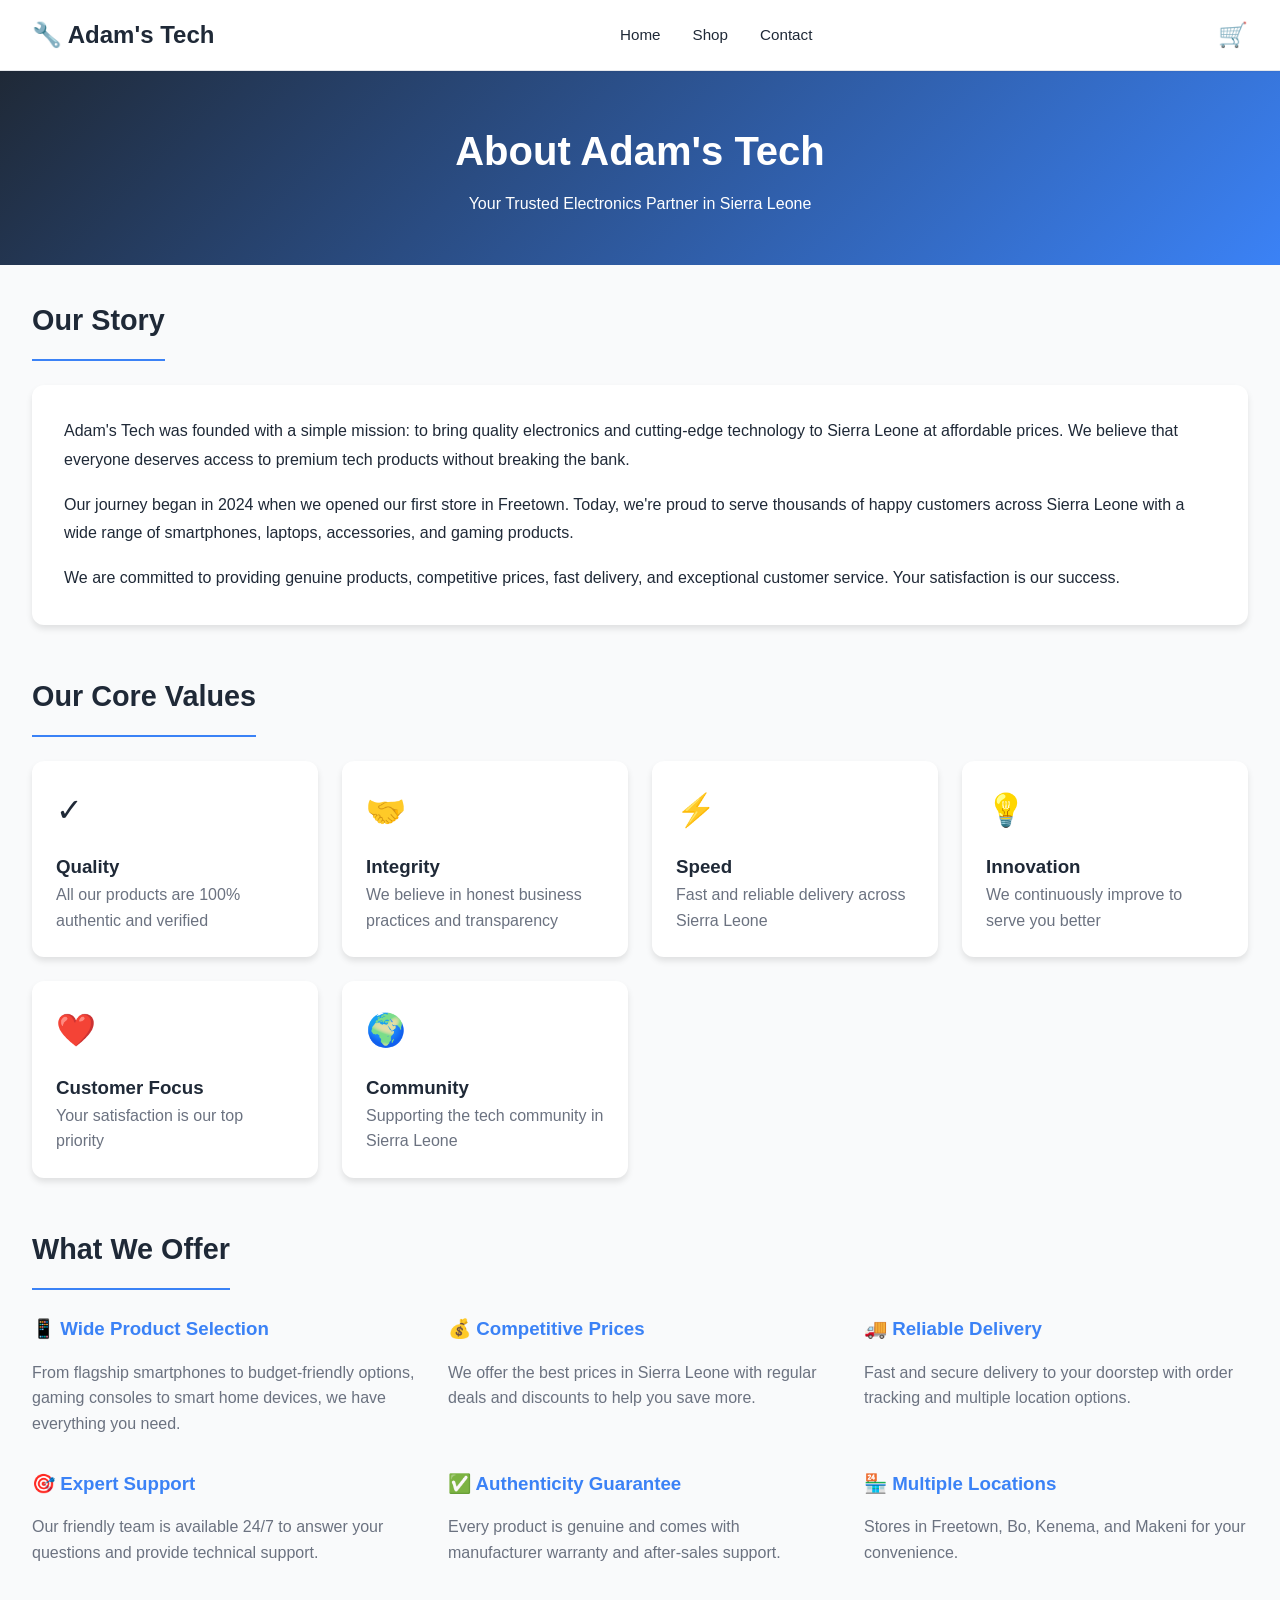
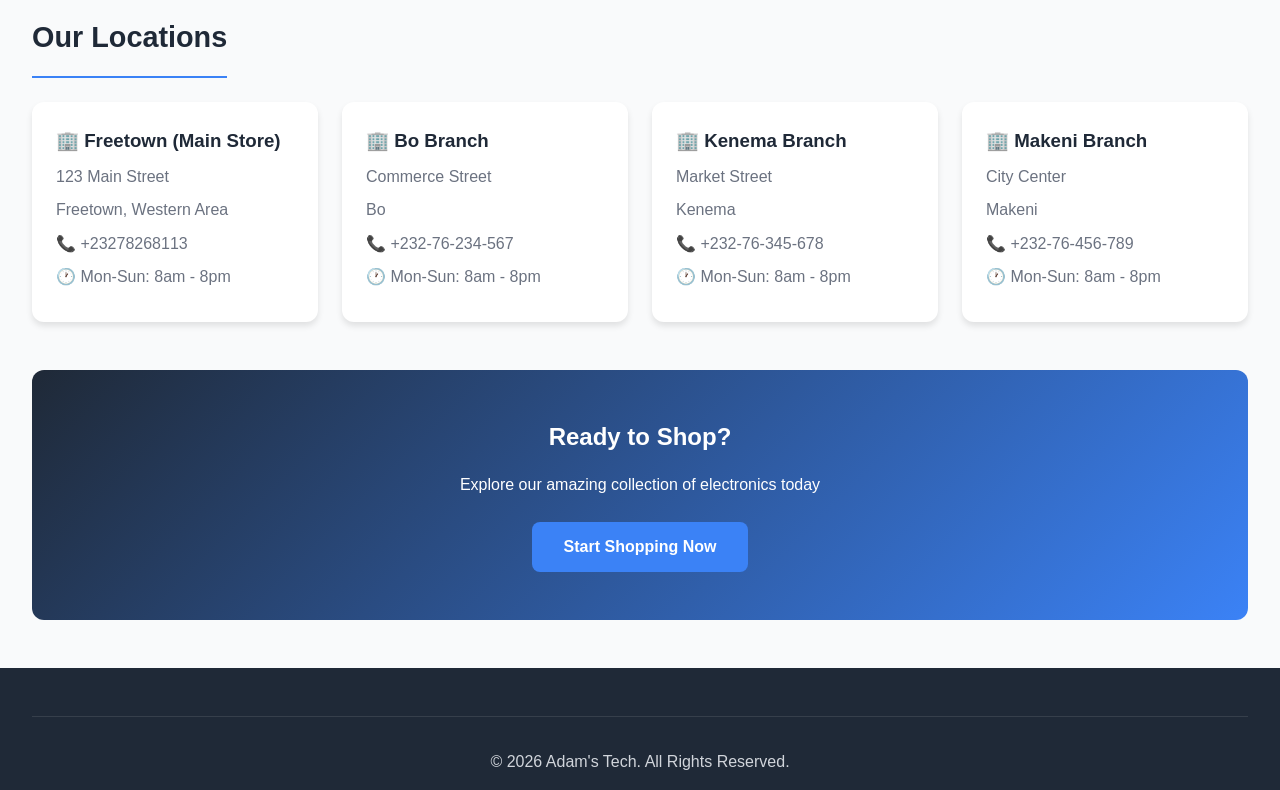
<file: pages/about.html>
<!doctype html>
<html lang="en">
  <head>
    <meta charset="UTF-8" />
    <meta name="viewport" content="width=device-width, initial-scale=1.0" />
    <title>About Adam's Tech - Sierra Leone Electronics Store</title>
    <link rel="stylesheet" href="../css/styles.css" />
  </head>
  <body>
    <!-- HEADER -->
    <header class="header">
      <div class="header-main">
        <a href="/" class="logo">🔧 Adam's Tech</a>
        <nav class="nav-main">
          <a href="/">Home</a>
          <a href="shop.html">Shop</a>
          <a href="contact.html">Contact</a>
        </nav>
        <ul class="header-icons">
          <li><a href="cart.html" class="icon-btn">🛒</a></li>
        </ul>
      </div>
    </header>

    <!-- PAGE HEADER -->
    <div class="page-header">
      <h1>About Adam's Tech</h1>
      <p>Your Trusted Electronics Partner in Sierra Leone</p>
    </div>

    <!-- MAIN CONTENT -->
    <main class="container" style="margin-bottom: 3rem">
      <!-- OUR STORY -->
      <section class="section">
        <h2 class="section-title">Our Story</h2>
        <div
          style="
            background: white;
            padding: 2rem;
            border-radius: 12px;
            box-shadow: 0 4px 6px rgba(0, 0, 0, 0.1);
          "
        >
          <p style="margin-bottom: 1rem; line-height: 1.8">
            Adam's Tech was founded with a simple mission: to bring quality
            electronics and cutting-edge technology to Sierra Leone at
            affordable prices. We believe that everyone deserves access to
            premium tech products without breaking the bank.
          </p>
          <p style="margin-bottom: 1rem; line-height: 1.8">
            Our journey began in 2024 when we opened our first store in
            Freetown. Today, we're proud to serve thousands of happy customers
            across Sierra Leone with a wide range of smartphones, laptops,
            accessories, and gaming products.
          </p>
          <p style="line-height: 1.8">
            We are committed to providing genuine products, competitive prices,
            fast delivery, and exceptional customer service. Your satisfaction
            is our success.
          </p>
        </div>
      </section>

      <!-- OUR VALUES -->
      <section class="section">
        <h2 class="section-title">Our Core Values</h2>
        <div
          style="
            display: grid;
            grid-template-columns: repeat(auto-fit, minmax(250px, 1fr));
            gap: 1.5rem;
          "
        >
          <div
            style="
              background: white;
              padding: 1.5rem;
              border-radius: 12px;
              box-shadow: 0 4px 6px rgba(0, 0, 0, 0.1);
            "
          >
            <div style="font-size: 2rem; margin-bottom: 1rem">✓</div>
            <h3>Quality</h3>
            <p style="color: #6b7280">
              All our products are 100% authentic and verified
            </p>
          </div>
          <div
            style="
              background: white;
              padding: 1.5rem;
              border-radius: 12px;
              box-shadow: 0 4px 6px rgba(0, 0, 0, 0.1);
            "
          >
            <div style="font-size: 2rem; margin-bottom: 1rem">🤝</div>
            <h3>Integrity</h3>
            <p style="color: #6b7280">
              We believe in honest business practices and transparency
            </p>
          </div>
          <div
            style="
              background: white;
              padding: 1.5rem;
              border-radius: 12px;
              box-shadow: 0 4px 6px rgba(0, 0, 0, 0.1);
            "
          >
            <div style="font-size: 2rem; margin-bottom: 1rem">⚡</div>
            <h3>Speed</h3>
            <p style="color: #6b7280">
              Fast and reliable delivery across Sierra Leone
            </p>
          </div>
          <div
            style="
              background: white;
              padding: 1.5rem;
              border-radius: 12px;
              box-shadow: 0 4px 6px rgba(0, 0, 0, 0.1);
            "
          >
            <div style="font-size: 2rem; margin-bottom: 1rem">💡</div>
            <h3>Innovation</h3>
            <p style="color: #6b7280">
              We continuously improve to serve you better
            </p>
          </div>
          <div
            style="
              background: white;
              padding: 1.5rem;
              border-radius: 12px;
              box-shadow: 0 4px 6px rgba(0, 0, 0, 0.1);
            "
          >
            <div style="font-size: 2rem; margin-bottom: 1rem">❤️</div>
            <h3>Customer Focus</h3>
            <p style="color: #6b7280">Your satisfaction is our top priority</p>
          </div>
          <div
            style="
              background: white;
              padding: 1.5rem;
              border-radius: 12px;
              box-shadow: 0 4px 6px rgba(0, 0, 0, 0.1);
            "
          >
            <div style="font-size: 2rem; margin-bottom: 1rem">🌍</div>
            <h3>Community</h3>
            <p style="color: #6b7280">
              Supporting the tech community in Sierra Leone
            </p>
          </div>
        </div>
      </section>

      <!-- WHAT WE OFFER -->
      <section class="section">
        <h2 class="section-title">What We Offer</h2>
        <div
          style="
            display: grid;
            grid-template-columns: repeat(auto-fit, minmax(300px, 1fr));
            gap: 2rem;
          "
        >
          <div>
            <h3 style="color: #3b82f6; margin-bottom: 1rem">
              📱 Wide Product Selection
            </h3>
            <p style="color: #6b7280">
              From flagship smartphones to budget-friendly options, gaming
              consoles to smart home devices, we have everything you need.
            </p>
          </div>
          <div>
            <h3 style="color: #3b82f6; margin-bottom: 1rem">
              💰 Competitive Prices
            </h3>
            <p style="color: #6b7280">
              We offer the best prices in Sierra Leone with regular deals and
              discounts to help you save more.
            </p>
          </div>
          <div>
            <h3 style="color: #3b82f6; margin-bottom: 1rem">
              🚚 Reliable Delivery
            </h3>
            <p style="color: #6b7280">
              Fast and secure delivery to your doorstep with order tracking and
              multiple location options.
            </p>
          </div>
          <div>
            <h3 style="color: #3b82f6; margin-bottom: 1rem">
              🎯 Expert Support
            </h3>
            <p style="color: #6b7280">
              Our friendly team is available 24/7 to answer your questions and
              provide technical support.
            </p>
          </div>
          <div>
            <h3 style="color: #3b82f6; margin-bottom: 1rem">
              ✅ Authenticity Guarantee
            </h3>
            <p style="color: #6b7280">
              Every product is genuine and comes with manufacturer warranty and
              after-sales support.
            </p>
          </div>
          <div>
            <h3 style="color: #3b82f6; margin-bottom: 1rem">
              🏪 Multiple Locations
            </h3>
            <p style="color: #6b7280">
              Stores in Freetown, Bo, Kenema, and Makeni for your convenience.
            </p>
          </div>
        </div>
      </section>

      <!-- LOCATIONS -->
      <section class="section">
        <h2 class="section-title">Our Locations</h2>
        <div
          style="
            display: grid;
            grid-template-columns: repeat(auto-fit, minmax(250px, 1fr));
            gap: 1.5rem;
          "
        >
          <div
            style="
              background: white;
              padding: 1.5rem;
              border-radius: 12px;
              box-shadow: 0 4px 6px rgba(0, 0, 0, 0.1);
            "
          >
            <h3>🏢 Freetown (Main Store)</h3>
            <p style="color: #6b7280; margin: 0.5rem 0">123 Main Street</p>
            <p style="color: #6b7280; margin: 0.5rem 0">
              Freetown, Western Area
            </p>
            <p style="color: #6b7280; margin: 0.5rem 0">📞 +23278268113</p>
            <p style="color: #6b7280; margin: 0.5rem 0">
              🕐 Mon-Sun: 8am - 8pm
            </p>
          </div>
          <div
            style="
              background: white;
              padding: 1.5rem;
              border-radius: 12px;
              box-shadow: 0 4px 6px rgba(0, 0, 0, 0.1);
            "
          >
            <h3>🏢 Bo Branch</h3>
            <p style="color: #6b7280; margin: 0.5rem 0">Commerce Street</p>
            <p style="color: #6b7280; margin: 0.5rem 0">Bo</p>
            <p style="color: #6b7280; margin: 0.5rem 0">📞 +232-76-234-567</p>
            <p style="color: #6b7280; margin: 0.5rem 0">
              🕐 Mon-Sun: 8am - 8pm
            </p>
          </div>
          <div
            style="
              background: white;
              padding: 1.5rem;
              border-radius: 12px;
              box-shadow: 0 4px 6px rgba(0, 0, 0, 0.1);
            "
          >
            <h3>🏢 Kenema Branch</h3>
            <p style="color: #6b7280; margin: 0.5rem 0">Market Street</p>
            <p style="color: #6b7280; margin: 0.5rem 0">Kenema</p>
            <p style="color: #6b7280; margin: 0.5rem 0">📞 +232-76-345-678</p>
            <p style="color: #6b7280; margin: 0.5rem 0">
              🕐 Mon-Sun: 8am - 8pm
            </p>
          </div>
          <div
            style="
              background: white;
              padding: 1.5rem;
              border-radius: 12px;
              box-shadow: 0 4px 6px rgba(0, 0, 0, 0.1);
            "
          >
            <h3>🏢 Makeni Branch</h3>
            <p style="color: #6b7280; margin: 0.5rem 0">City Center</p>
            <p style="color: #6b7280; margin: 0.5rem 0">Makeni</p>
            <p style="color: #6b7280; margin: 0.5rem 0">📞 +232-76-456-789</p>
            <p style="color: #6b7280; margin: 0.5rem 0">
              🕐 Mon-Sun: 8am - 8pm
            </p>
          </div>
        </div>
      </section>

      <!-- CTA -->
      <section
        class="section"
        style="
          text-align: center;
          background: linear-gradient(135deg, #1f2937 0%, #3b82f6 100%);
          color: white;
          padding: 3rem;
          border-radius: 12px;
        "
      >
        <h2 style="margin-bottom: 1rem; border: none; color: white">
          Ready to Shop?
        </h2>
        <p style="margin-bottom: 1.5rem">
          Explore our amazing collection of electronics today
        </p>
        <a
          href="shop.html"
          class="btn btn-primary"
          style="display: inline-block"
          >Start Shopping Now</a
        >
      </section>
    </main>

    <!-- FOOTER -->
    <footer class="footer">
      <div class="footer-bottom">
        <p>&copy; 2026 Adam's Tech. All Rights Reserved.</p>
      </div>
    </footer>

    <script src="../js/main.js"></script>
  </body>
</html>
</file>
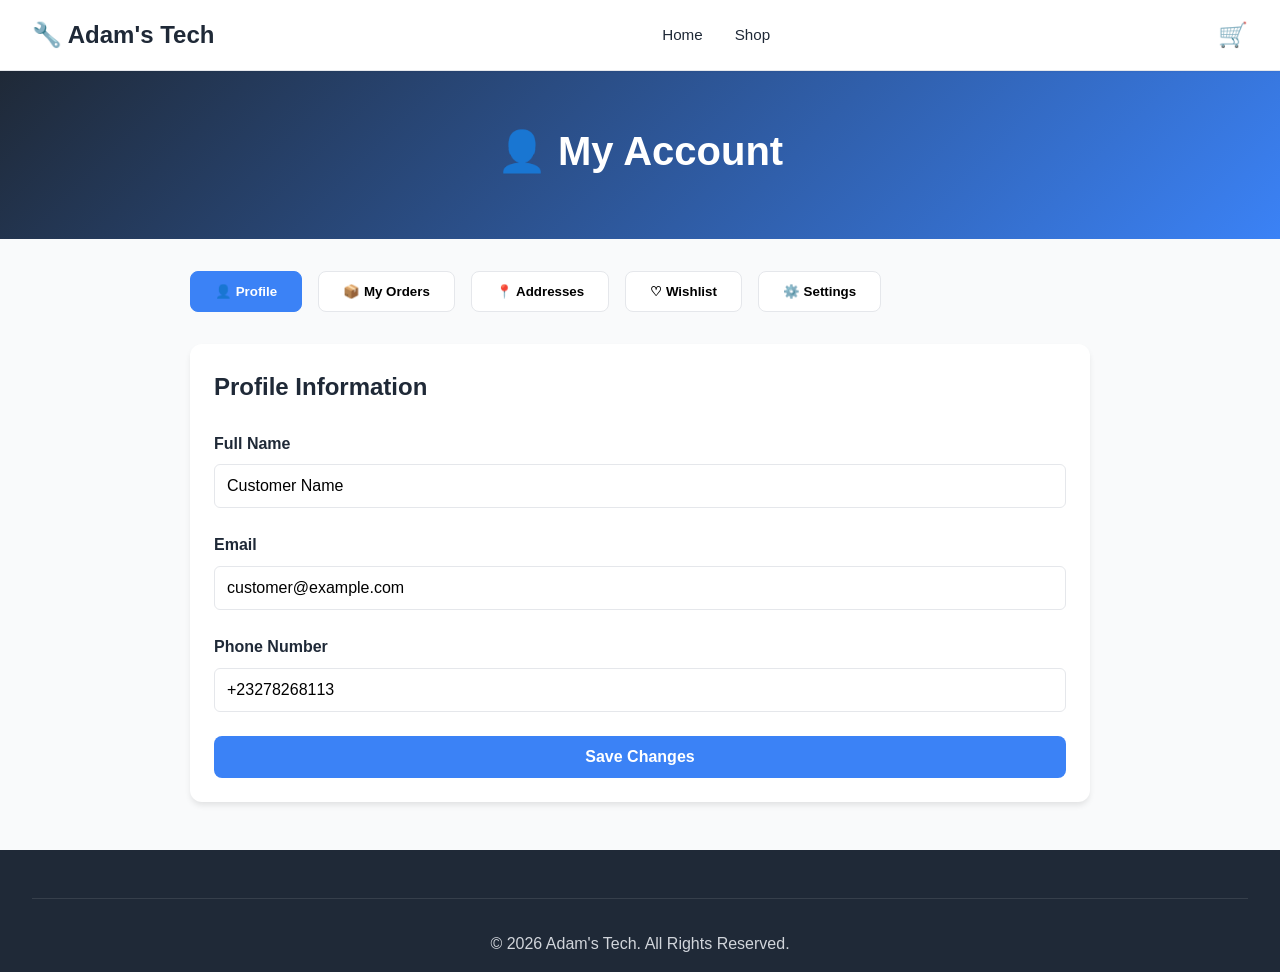
<file: pages/account.html>
<!doctype html>
<html lang="en">
  <head>
    <meta charset="UTF-8" />
    <meta name="viewport" content="width=device-width, initial-scale=1.0" />
    <title>My Account - Adam's Tech</title>
    <link rel="stylesheet" href="../css/styles.css" />
    <style>
      .account-menu {
        display: flex;
        gap: 1rem;
        flex-wrap: wrap;
        margin-bottom: 2rem;
      }
      .menu-btn {
        padding: 0.75rem 1.5rem;
        background: white;
        border: 1px solid #e5e7eb;
        border-radius: 8px;
        cursor: pointer;
        font-weight: 600;
        transition: all 0.3s;
      }
      .menu-btn.active {
        background: #3b82f6;
        color: white;
        border-color: #3b82f6;
      }
      .menu-btn:hover {
        border-color: #3b82f6;
      }
      .section-content {
        display: none;
      }
      .section-content.active {
        display: block;
      }
    </style>
  </head>
  <body>
    <!-- HEADER -->
    <header class="header">
      <div class="header-main">
        <a href="/" class="logo">🔧 Adam's Tech</a>
        <nav class="nav-main">
          <a href="/">Home</a>
          <a href="shop.html">Shop</a>
        </nav>
        <ul class="header-icons">
          <li><a href="cart.html" class="icon-btn">🛒</a></li>
        </ul>
      </div>
    </header>

    <!-- PAGE HEADER -->
    <div class="page-header">
      <h1>👤 My Account</h1>
    </div>

    <!-- MAIN CONTENT -->
    <main class="container" style="margin-bottom: 3rem">
      <div style="max-width: 900px; margin: 2rem auto">
        <!-- MENU -->
        <div class="account-menu">
          <button class="menu-btn active" onclick="showSection('profile')">
            👤 Profile
          </button>
          <button class="menu-btn" onclick="showSection('orders')">
            📦 My Orders
          </button>
          <button class="menu-btn" onclick="showSection('addresses')">
            📍 Addresses
          </button>
          <button class="menu-btn" onclick="showSection('wishlist')">
            ♡ Wishlist
          </button>
          <button class="menu-btn" onclick="showSection('settings')">
            ⚙️ Settings
          </button>
        </div>

        <!-- PROFILE SECTION -->
        <div class="section-content active" id="profile">
          <div class="filters-panel">
            <h2 style="margin-bottom: 1.5rem">Profile Information</h2>
            <div class="form-group">
              <label>Full Name</label>
              <input type="text" value="Customer Name" id="fullName" />
            </div>
            <div class="form-group">
              <label>Email</label>
              <input type="email" value="customer@example.com" id="email" />
            </div>
            <div class="form-group">
              <label>Phone Number</label>
              <input type="tel" value="+23278268113" id="phone" />
            </div>
            <button
              class="btn btn-primary"
              onclick="alert('Profile updated!')"
              style="width: 100%"
            >
              Save Changes
            </button>
          </div>
        </div>

        <!-- ORDERS SECTION -->
        <div class="section-content" id="orders">
          <div class="filters-panel">
            <h2 style="margin-bottom: 1.5rem">My Orders</h2>
            <div id="ordersContainer">
              <p style="color: #6b7280; text-align: center">
                No orders yet. <a href="shop.html">Start shopping!</a>
              </p>
            </div>
          </div>
        </div>

        <!-- ADDRESSES SECTION -->
        <div class="section-content" id="addresses">
          <div class="filters-panel">
            <h2 style="margin-bottom: 1.5rem">Saved Addresses</h2>
            <div
              style="
                display: grid;
                grid-template-columns: repeat(auto-fit, minmax(250px, 1fr));
                gap: 1rem;
                margin-bottom: 2rem;
              "
              id="addressesContainer"
            >
              <div
                style="
                  background: #f3f4f6;
                  padding: 1rem;
                  border-radius: 8px;
                  border: 2px solid #e5e7eb;
                "
              >
                <p style="font-weight: 600; margin: 0">Default Address</p>
                <p style="color: #6b7280; margin: 0.5rem 0 0">
                  123 Main Street
                </p>
                <p style="color: #6b7280; margin: 0">Freetown, Western Area</p>
                <button
                  style="
                    background: none;
                    border: none;
                    color: #3b82f6;
                    cursor: pointer;
                    margin-top: 0.5rem;
                    font-weight: 600;
                  "
                >
                  Edit
                </button>
              </div>
            </div>
            <button
              class="btn btn-primary"
              onclick="alert('Add new address')"
              style="width: 100%"
            >
              + Add New Address
            </button>
          </div>
        </div>

        <!-- WISHLIST SECTION -->
        <div class="section-content" id="wishlist">
          <div class="filters-panel">
            <h2 style="margin-bottom: 1.5rem">My Wishlist</h2>
            <div class="product-grid" id="wishlistProducts"></div>
            <div id="emptyWishlist" style="text-align: center; padding: 2rem">
              <p style="color: #6b7280">Your wishlist is empty</p>
              <a
                href="shop.html"
                class="btn btn-primary"
                style="margin-top: 1rem"
                >Browse Products</a
              >
            </div>
          </div>
        </div>

        <!-- SETTINGS SECTION -->
        <div class="section-content" id="settings">
          <div class="filters-panel">
            <h2 style="margin-bottom: 1.5rem">Account Settings</h2>

            <div style="margin-bottom: 1.5rem">
              <label class="filter-checkbox">
                <input type="checkbox" checked />
                <strong style="margin-left: 0.5rem">Email Notifications</strong>
                <p style="color: #6b7280; margin-top: 0.25rem">
                  Receive order updates and promotions
                </p>
              </label>
            </div>

            <div style="margin-bottom: 1.5rem">
              <label class="filter-checkbox">
                <input type="checkbox" checked />
                <strong style="margin-left: 0.5rem">SMS Notifications</strong>
                <p style="color: #6b7280; margin-top: 0.25rem">
                  Get delivery updates via SMS
                </p>
              </label>
            </div>

            <div style="margin-bottom: 2rem">
              <label class="filter-checkbox">
                <input type="checkbox" />
                <strong style="margin-left: 0.5rem">Newsletter</strong>
                <p style="color: #6b7280; margin-top: 0.25rem">
                  Subscribe to exclusive deals and news
                </p>
              </label>
            </div>

            <button
              class="btn btn-secondary"
              onclick="alert('Password changed!')"
              style="width: 100%; margin-bottom: 1rem"
            >
              Change Password
            </button>
            <button
              class="btn"
              style="
                width: 100%;
                background: white;
                border: 1px solid #e5e7eb;
                color: #1f2937;
              "
              onclick="logout()"
            >
              Logout
            </button>
          </div>
        </div>
      </div>
    </main>

    <!-- FOOTER -->
    <footer class="footer">
      <div class="footer-bottom">
        <p>&copy; 2026 Adam's Tech. All Rights Reserved.</p>
      </div>
    </footer>

    <script src="../js/products.js"></script>
    <script src="../js/main.js"></script>
    <script>
      function showSection(section) {
        // Hide all sections
        document
          .querySelectorAll(".section-content")
          .forEach((el) => el.classList.remove("active"));
        document
          .querySelectorAll(".menu-btn")
          .forEach((el) => el.classList.remove("active"));

        // Show selected section
        document.getElementById(section).classList.add("active");
        event.target.classList.add("active");

        if (section === "orders") {
          loadOrders();
        } else if (section === "wishlist") {
          loadWishlist();
        }
      }

      function loadOrders() {
        const orders = StorageManager.getOrders();
        const container = document.getElementById("ordersContainer");

        if (orders.length === 0) {
          container.innerHTML =
            '<p style="color: #6b7280; text-align: center;">No orders yet. <a href="shop.html">Start shopping!</a></p>';
          return;
        }

        let html = "";
        orders.forEach((order) => {
          html += `
          <div style="background: white; border: 1px solid #e5e7eb; border-radius: 8px; padding: 1rem; margin-bottom: 1rem;">
            <div style="display: flex; justify-content: space-between; margin-bottom: 0.5rem;">
              <strong>${order.orderNumber}</strong>
              <span style="background: #10b981; color: white; padding: 0.25rem 0.75rem; border-radius: 4px; font-size: 0.85rem;">${order.status}</span>
            </div>
            <p style="color: #6b7280; margin: 0.5rem 0;">Date: ${new Date(order.date).toLocaleDateString()}</p>
            <p style="color: #6b7280; margin: 0.5rem 0;">Items: ${order.items.length}</p>
            <p style="color: #3b82f6; font-weight: 700; margin: 0.5rem 0;">Le ${order.total.toLocaleString()}</p>
            <a href="order-tracking.html?order=${order.orderNumber}" style="color: #3b82f6; text-decoration: none; font-weight: 600;">Track Order →</a>
          </div>
        `;
        });
        container.innerHTML = html;
      }

      function loadWishlist() {
        const wishlist = wishlistManager.wishlist;
        const container = document.getElementById("wishlistProducts");

        if (wishlist.length === 0) {
          document.getElementById("emptyWishlist").style.display = "block";
          container.innerHTML = "";
          return;
        }

        document.getElementById("emptyWishlist").style.display = "none";
        displayProducts(wishlist, "wishlistProducts");
      }

      function logout() {
        if (confirm("Are you sure you want to logout?")) {
          StorageManager.saveUser(null);
          window.location.href = "/";
        }
      }

      document.addEventListener("DOMContentLoaded", () => {
        loadOrders();
      });
    </script>
  </body>
</html>
</file>
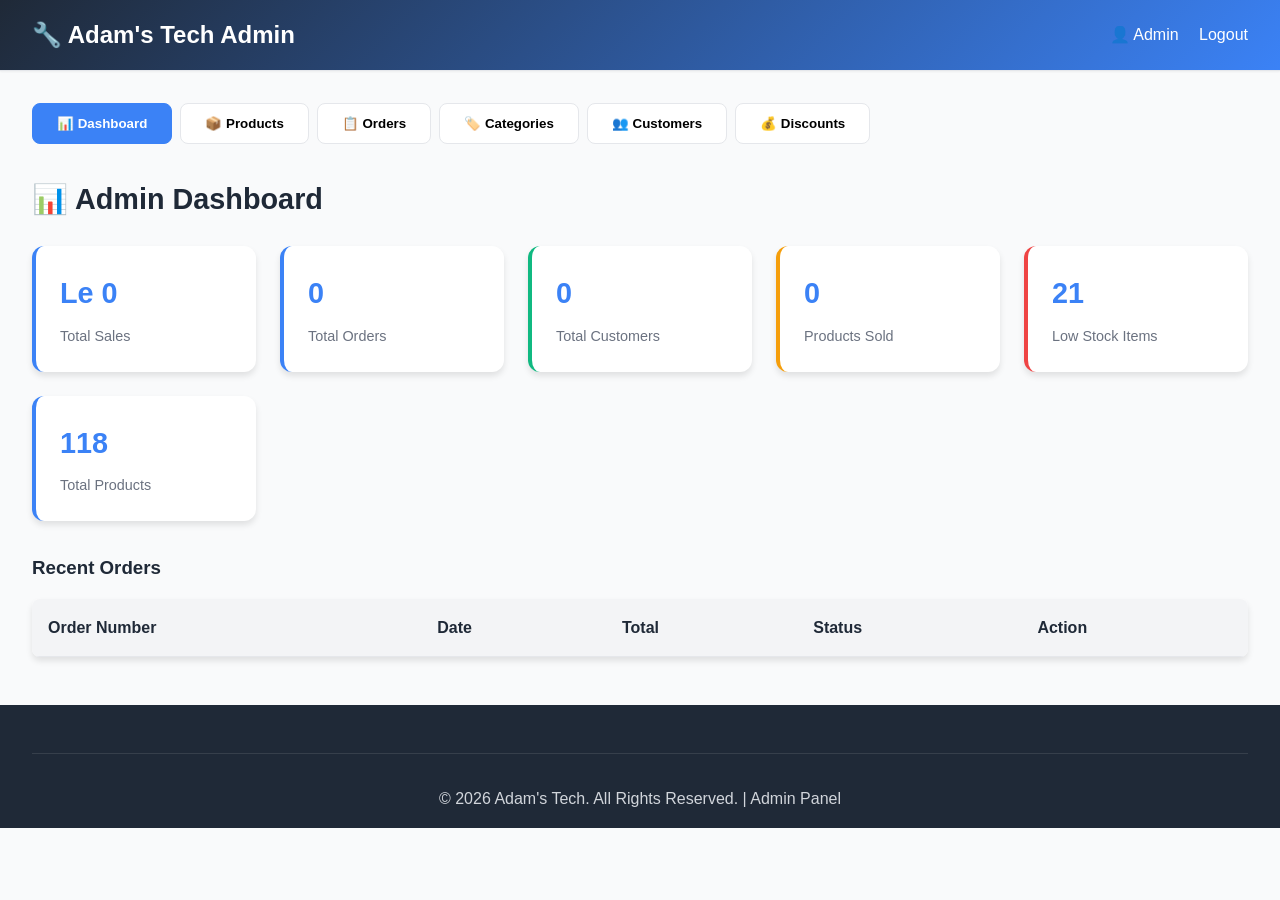
<file: pages/admin.html>
<!doctype html>
<html lang="en">
  <head>
    <meta charset="UTF-8" />
    <meta name="viewport" content="width=device-width, initial-scale=1.0" />
    <title>Admin Dashboard - Adam's Tech</title>
    <link rel="stylesheet" href="../css/styles.css" />
    <style>
      .dashboard-grid {
        display: grid;
        grid-template-columns: repeat(auto-fit, minmax(200px, 1fr));
        gap: 1.5rem;
        margin-bottom: 2rem;
      }
      .stat-card {
        background: white;
        padding: 1.5rem;
        border-radius: 12px;
        box-shadow: 0 4px 6px rgba(0, 0, 0, 0.1);
        border-left: 4px solid #3b82f6;
      }
      .stat-card.danger {
        border-left-color: #ef4444;
      }
      .stat-card.success {
        border-left-color: #10b981;
      }
      .stat-card.warning {
        border-left-color: #f59e0b;
      }
      .stat-number {
        font-size: 1.8rem;
        font-weight: 700;
        color: #3b82f6;
      }
      .stat-label {
        color: #6b7280;
        font-size: 0.9rem;
        margin-top: 0.5rem;
      }
      .admin-menu {
        display: flex;
        gap: 0.5rem;
        margin-bottom: 2rem;
        flex-wrap: wrap;
      }
      .menu-btn {
        padding: 0.75rem 1.5rem;
        background: white;
        border: 1px solid #e5e7eb;
        border-radius: 8px;
        cursor: pointer;
        font-weight: 600;
        transition: all 0.3s;
      }
      .menu-btn.active {
        background: #3b82f6;
        color: white;
        border-color: #3b82f6;
      }
      .admin-section {
        display: none;
      }
      .admin-section.active {
        display: block;
      }
      .product-table {
        width: 100%;
        border-collapse: collapse;
        background: white;
        border-radius: 8px;
        overflow: hidden;
        box-shadow: 0 4px 6px rgba(0, 0, 0, 0.1);
      }
      .product-table th,
      .product-table td {
        padding: 1rem;
        text-align: left;
        border-bottom: 1px solid #e5e7eb;
      }
      .product-table th {
        background: #f3f4f6;
        font-weight: 700;
      }
      .product-table tbody tr:hover {
        background: #f9fafb;
      }
    </style>
  </head>
  <body>
    <!-- HEADER -->
    <header
      class="header"
      style="
        background: linear-gradient(135deg, #1f2937 0%, #3b82f6 100%);
        color: white;
      "
    >
      <div class="header-main" style="color: white">
        <a href="/" class="logo" style="color: white">🔧 Adam's Tech Admin</a>
        <button class="mobile-menu-toggle" style="color: white">☰</button>
        <div style="margin-left: auto">
          <span style="margin-right: 1rem">👤 Admin</span>
          <a
            href="javascript:logout()"
            style="color: white; text-decoration: none"
            >Logout</a
          >
        </div>
      </div>
    </header>

    <!-- MAIN CONTENT -->
    <main class="container" style="margin: 2rem 0 3rem">
      <!-- DASHBOARD STATS -->
      <section style="display: none" id="dashboardStats">
        <h2 style="margin-bottom: 1.5rem; font-size: 1.8rem">📊 Dashboard</h2>

        <div class="dashboard-grid">
          <div class="stat-card">
            <div class="stat-number" id="totalSales">Le 0</div>
            <div class="stat-label">Total Sales</div>
          </div>
          <div class="stat-card">
            <div class="stat-number" id="totalOrders">0</div>
            <div class="stat-label">Total Orders</div>
          </div>
          <div class="stat-card success">
            <div class="stat-number" id="totalCustomers">0</div>
            <div class="stat-label">Total Customers</div>
          </div>
          <div class="stat-card warning">
            <div class="stat-number" id="productsSold">0</div>
            <div class="stat-label">Products Sold</div>
          </div>
          <div class="stat-card danger">
            <div class="stat-number" id="lowStockCount">0</div>
            <div class="stat-label">Low Stock Items</div>
          </div>
          <div class="stat-card">
            <div class="stat-number" id="totalProducts">0</div>
            <div class="stat-label">Total Products</div>
          </div>
        </div>
      </section>

      <!-- MENU -->
      <div class="admin-menu">
        <button class="menu-btn active" onclick="showAdminSection('dashboard')">
          📊 Dashboard
        </button>
        <button class="menu-btn" onclick="showAdminSection('products')">
          📦 Products
        </button>
        <button class="menu-btn" onclick="showAdminSection('orders')">
          📋 Orders
        </button>
        <button class="menu-btn" onclick="showAdminSection('categories')">
          🏷️ Categories
        </button>
        <button class="menu-btn" onclick="showAdminSection('customers')">
          👥 Customers
        </button>
        <button class="menu-btn" onclick="showAdminSection('discounts')">
          💰 Discounts
        </button>
      </div>

      <!-- DASHBOARD SECTION -->
      <div class="admin-section active" id="dashboard">
        <h2 style="margin-bottom: 1.5rem; font-size: 1.8rem">
          📊 Admin Dashboard
        </h2>

        <div class="dashboard-grid">
          <div class="stat-card">
            <div class="stat-number" id="totalSales2">Le 0</div>
            <div class="stat-label">Total Sales</div>
          </div>
          <div class="stat-card">
            <div class="stat-number" id="totalOrders2">0</div>
            <div class="stat-label">Total Orders</div>
          </div>
          <div class="stat-card success">
            <div class="stat-number" id="totalCustomers2">0</div>
            <div class="stat-label">Total Customers</div>
          </div>
          <div class="stat-card warning">
            <div class="stat-number" id="productsSold2">0</div>
            <div class="stat-label">Products Sold</div>
          </div>
          <div class="stat-card danger">
            <div class="stat-number" id="lowStockCount2">0</div>
            <div class="stat-label">Low Stock Items</div>
          </div>
          <div class="stat-card">
            <div class="stat-number" id="totalProducts2">0</div>
            <div class="stat-label">Total Products</div>
          </div>
        </div>

        <h3 style="margin-top: 2rem; margin-bottom: 1rem">Recent Orders</h3>
        <table class="product-table">
          <thead>
            <tr>
              <th>Order Number</th>
              <th>Date</th>
              <th>Total</th>
              <th>Status</th>
              <th>Action</th>
            </tr>
          </thead>
          <tbody id="recentOrdersBody">
            <!-- Will be populated -->
          </tbody>
        </table>
      </div>

      <!-- PRODUCTS SECTION -->
      <div class="admin-section" id="products">
        <h2 style="margin-bottom: 1.5rem; font-size: 1.8rem">
          📦 Manage Products
        </h2>

        <button
          class="btn btn-primary"
          onclick="showAddProductForm()"
          style="margin-bottom: 1.5rem"
        >
          + Add New Product
        </button>

        <div
          id="productFormContainer"
          style="
            display: none;
            background: white;
            padding: 2rem;
            border-radius: 12px;
            margin-bottom: 2rem;
            box-shadow: 0 4px 6px rgba(0, 0, 0, 0.1);
          "
        >
          <h3 style="margin-bottom: 1.5rem">Add/Edit Product</h3>
          <div class="form-group">
            <label>Product Name</label>
            <input type="text" id="productName" />
          </div>
          <div class="form-group">
            <label>Category</label>
            <select id="productCategory"></select>
          </div>
          <div class="form-group">
            <label>Price</label>
            <input type="number" id="productPrice" />
          </div>
          <div class="form-group">
            <label>Stock</label>
            <input type="number" id="productStock" />
          </div>
          <button
            class="btn btn-primary"
            onclick="saveProduct()"
            style="width: 100%"
          >
            Save Product
          </button>
          <button
            class="btn btn-secondary"
            onclick="cancelProductForm()"
            style="width: 100%; margin-top: 0.5rem"
          >
            Cancel
          </button>
        </div>

        <table class="product-table">
          <thead>
            <tr>
              <th>Product Name</th>
              <th>Category</th>
              <th>Price</th>
              <th>Stock</th>
              <th>Actions</th>
            </tr>
          </thead>
          <tbody id="productsBody">
            <!-- Will be populated -->
          </tbody>
        </table>
      </div>

      <!-- ORDERS SECTION -->
      <div class="admin-section" id="orders">
        <h2 style="margin-bottom: 1.5rem; font-size: 1.8rem">
          📋 Manage Orders
        </h2>

        <table class="product-table">
          <thead>
            <tr>
              <th>Order Number</th>
              <th>Date</th>
              <th>Customer</th>
              <th>Total</th>
              <th>Status</th>
              <th>Action</th>
            </tr>
          </thead>
          <tbody id="ordersBody">
            <!-- Will be populated -->
          </tbody>
        </table>
      </div>

      <!-- CATEGORIES SECTION -->
      <div class="admin-section" id="categories">
        <h2 style="margin-bottom: 1.5rem; font-size: 1.8rem">
          🏷️ Manage Categories
        </h2>

        <div
          style="
            background: white;
            padding: 2rem;
            border-radius: 12px;
            box-shadow: 0 4px 6px rgba(0, 0, 0, 0.1);
            margin-bottom: 2rem;
          "
        >
          <h3 style="margin-bottom: 1rem">Add New Category</h3>
          <div
            style="display: grid; grid-template-columns: 1fr 100px; gap: 1rem"
          >
            <input type="text" placeholder="Category Name" id="newCategory" />
            <button class="btn btn-primary">Add</button>
          </div>
        </div>

        <table class="product-table">
          <thead>
            <tr>
              <th>Category Name</th>
              <th>Products</th>
              <th>Action</th>
            </tr>
          </thead>
          <tbody id="categoriesBody">
            <!-- Will be populated -->
          </tbody>
        </table>
      </div>

      <!-- CUSTOMERS SECTION -->
      <div class="admin-section" id="customers">
        <h2 style="margin-bottom: 1.5rem; font-size: 1.8rem">👥 Customers</h2>

        <table class="product-table">
          <thead>
            <tr>
              <th>Customer Name</th>
              <th>Email</th>
              <th>Phone</th>
              <th>Orders</th>
              <th>Total Spent</th>
            </tr>
          </thead>
          <tbody id="customersBody">
            <!-- Will be populated -->
          </tbody>
        </table>
      </div>

      <!-- DISCOUNTS SECTION -->
      <div class="admin-section" id="discounts">
        <h2 style="margin-bottom: 1.5rem; font-size: 1.8rem">
          💰 Manage Discounts
        </h2>

        <div
          style="
            background: white;
            padding: 2rem;
            border-radius: 12px;
            box-shadow: 0 4px 6px rgba(0, 0, 0, 0.1);
            margin-bottom: 2rem;
          "
        >
          <h3 style="margin-bottom: 1.5rem">Create Discount Code</h3>
          <div class="form-group">
            <label>Discount Code</label>
            <input type="text" placeholder="e.g., SAVE20" />
          </div>
          <div class="form-group">
            <label>Discount Percentage</label>
            <input type="number" placeholder="20" min="0" max="100" />
          </div>
          <div class="form-group">
            <label>Valid Until</label>
            <input type="date" />
          </div>
          <button class="btn btn-primary" style="width: 100%">
            Create Discount
          </button>
        </div>

        <h3 style="margin-bottom: 1rem">Active Discounts</h3>
        <table class="product-table">
          <thead>
            <tr>
              <th>Code</th>
              <th>Discount</th>
              <th>Valid Until</th>
              <th>Uses</th>
              <th>Action</th>
            </tr>
          </thead>
          <tbody>
            <tr>
              <td>WELCOME15</td>
              <td>15%</td>
              <td>2026-12-31</td>
              <td>234 uses</td>
              <td>
                <button
                  style="
                    background: #ef4444;
                    color: white;
                    border: none;
                    padding: 0.5rem 1rem;
                    border-radius: 4px;
                    cursor: pointer;
                  "
                >
                  Delete
                </button>
              </td>
            </tr>
            <tr>
              <td>SUMMER20</td>
              <td>20%</td>
              <td>2026-09-30</td>
              <td>567 uses</td>
              <td>
                <button
                  style="
                    background: #ef4444;
                    color: white;
                    border: none;
                    padding: 0.5rem 1rem;
                    border-radius: 4px;
                    cursor: pointer;
                  "
                >
                  Delete
                </button>
              </td>
            </tr>
          </tbody>
        </table>
      </div>
    </main>

    <!-- FOOTER -->
    <footer class="footer">
      <div class="footer-bottom">
        <p>&copy; 2026 Adam's Tech. All Rights Reserved. | Admin Panel</p>
      </div>
    </footer>

    <script src="../js/products.js"></script>
    <script src="../js/main.js"></script>
    <script>
      function showAdminSection(section) {
        document
          .querySelectorAll(".admin-section")
          .forEach((el) => el.classList.remove("active"));
        document
          .querySelectorAll(".menu-btn")
          .forEach((el) => el.classList.remove("active"));

        document.getElementById(section).classList.add("active");
        event.target.classList.add("active");

        if (section === "dashboard") {
          loadDashboardStats();
        } else if (section === "products") {
          loadProducts();
        } else if (section === "orders") {
          loadOrders();
        } else if (section === "categories") {
          loadCategories();
        } else if (section === "customers") {
          loadCustomers();
        }
      }

      function loadDashboardStats() {
        const orders = StorageManager.getOrders();
        const totalSales = orders.reduce((sum, order) => sum + order.total, 0);
        const totalProductsSold = orders.reduce(
          (sum, order) =>
            sum + order.items.reduce((s, item) => s + item.quantity, 0),
          0,
        );
        const lowStockItems = products.filter((p) => p.stock < 20).length;

        document.getElementById("totalSales2").textContent =
          "Le " + totalSales.toLocaleString();
        document.getElementById("totalOrders2").textContent = orders.length;
        document.getElementById("totalCustomers2").textContent = new Set(
          orders.map((o) => o.customer.email),
        ).size;
        document.getElementById("productsSold2").textContent =
          totalProductsSold;
        document.getElementById("lowStockCount2").textContent = lowStockItems;
        document.getElementById("totalProducts2").textContent = products.length;

        // Recent orders
        let html = "";
        orders
          .slice(-5)
          .reverse()
          .forEach((order) => {
            html += `
          <tr>
            <td><strong>${order.orderNumber}</strong></td>
            <td>${new Date(order.date).toLocaleDateString()}</td>
            <td>Le ${order.total.toLocaleString()}</td>
            <td><span style="background: #10b981; color: white; padding: 0.25rem 0.75rem; border-radius: 4px; font-size: 0.85rem;">${order.status}</span></td>
            <td><a href="order-tracking.html?order=${order.orderNumber}" style="color: #3b82f6; text-decoration: none;">View</a></td>
          </tr>
        `;
          });
        document.getElementById("recentOrdersBody").innerHTML = html;
      }

      function loadProducts() {
        // Populate categories dropdown
        const categoryOptions = categories
          .map((c) => `<option value="${c.name}">${c.name}</option>`)
          .join("");
        document.getElementById("productCategory").innerHTML = categoryOptions;

        // Products table
        let html = "";
        products.slice(0, 10).forEach((product) => {
          html += `
          <tr>
            <td><strong>${product.name}</strong></td>
            <td>${product.category}</td>
            <td>Le ${product.price.toLocaleString()}</td>
            <td><span style="background: ${product.stock > 20 ? "#10b981" : "#f59e0b"}; color: white; padding: 0.25rem 0.75rem; border-radius: 4px;">${product.stock}</span></td>
            <td>
              <button style="background: #3b82f6; color: white; border: none; padding: 0.5rem 1rem; border-radius: 4px; cursor: pointer; margin-right: 0.5rem;">Edit</button>
              <button style="background: #ef4444; color: white; border: none; padding: 0.5rem 1rem; border-radius: 4px; cursor: pointer;">Delete</button>
            </td>
          </tr>
        `;
        });
        document.getElementById("productsBody").innerHTML =
          html ||
          '<tr><td colspan="5" style="text-align: center; padding: 2rem;">No products found</td></tr>';
      }

      function loadOrders() {
        const orders = StorageManager.getOrders();
        let html = "";
        orders
          .slice(-10)
          .reverse()
          .forEach((order) => {
            html += `
          <tr>
            <td><strong>${order.orderNumber}</strong></td>
            <td>${new Date(order.date).toLocaleDateString()}</td>
            <td>${order.customer.fullName}</td>
            <td>Le ${order.total.toLocaleString()}</td>
            <td><span style="background: #10b981; color: white; padding: 0.25rem 0.75rem; border-radius: 4px; font-size: 0.85rem;">${order.status}</span></td>
            <td><a href="order-tracking.html?order=${order.orderNumber}" style="color: #3b82f6; text-decoration: none;">View</a></td>
          </tr>
        `;
          });
        document.getElementById("ordersBody").innerHTML =
          html ||
          '<tr><td colspan="6" style="text-align: center; padding: 2rem;">No orders yet</td></tr>';
      }

      function loadCategories() {
        let html = "";
        categories.forEach((cat) => {
          const count = products.filter((p) => p.category === cat.name).length;
          html += `
          <tr>
            <td><strong>${cat.name}</strong></td>
            <td>${count} products</td>
            <td><button style="background: #ef4444; color: white; border: none; padding: 0.5rem 1rem; border-radius: 4px; cursor: pointer;">Delete</button></td>
          </tr>
        `;
        });
        document.getElementById("categoriesBody").innerHTML = html;
      }

      function loadCustomers() {
        const orders = StorageManager.getOrders();
        const customerMap = {};

        orders.forEach((order) => {
          const email = order.customer.email;
          if (!customerMap[email]) {
            customerMap[email] = {
              name: order.customer.fullName,
              email: email,
              phone: order.customer.phone,
              orders: 0,
              spent: 0,
            };
          }
          customerMap[email].orders += 1;
          customerMap[email].spent += order.total;
        });

        let html = "";
        Object.values(customerMap).forEach((customer) => {
          html += `
          <tr>
            <td><strong>${customer.name}</strong></td>
            <td>${customer.email}</td>
            <td>${customer.phone}</td>
            <td>${customer.orders}</td>
            <td>Le ${customer.spent.toLocaleString()}</td>
          </tr>
        `;
        });
        document.getElementById("customersBody").innerHTML =
          html ||
          '<tr><td colspan="5" style="text-align: center; padding: 2rem;">No customers yet</td></tr>';
      }

      function showAddProductForm() {
        document.getElementById("productFormContainer").style.display = "block";
      }

      function cancelProductForm() {
        document.getElementById("productFormContainer").style.display = "none";
      }

      function saveProduct() {
        alert("Product saved successfully!");
        cancelProductForm();
      }

      function logout() {
        if (confirm("Are you sure you want to logout?")) {
          window.location.href = "/";
        }
      }

      document.addEventListener("DOMContentLoaded", () => {
        loadDashboardStats();
      });
    </script>
  </body>
</html>
</file>
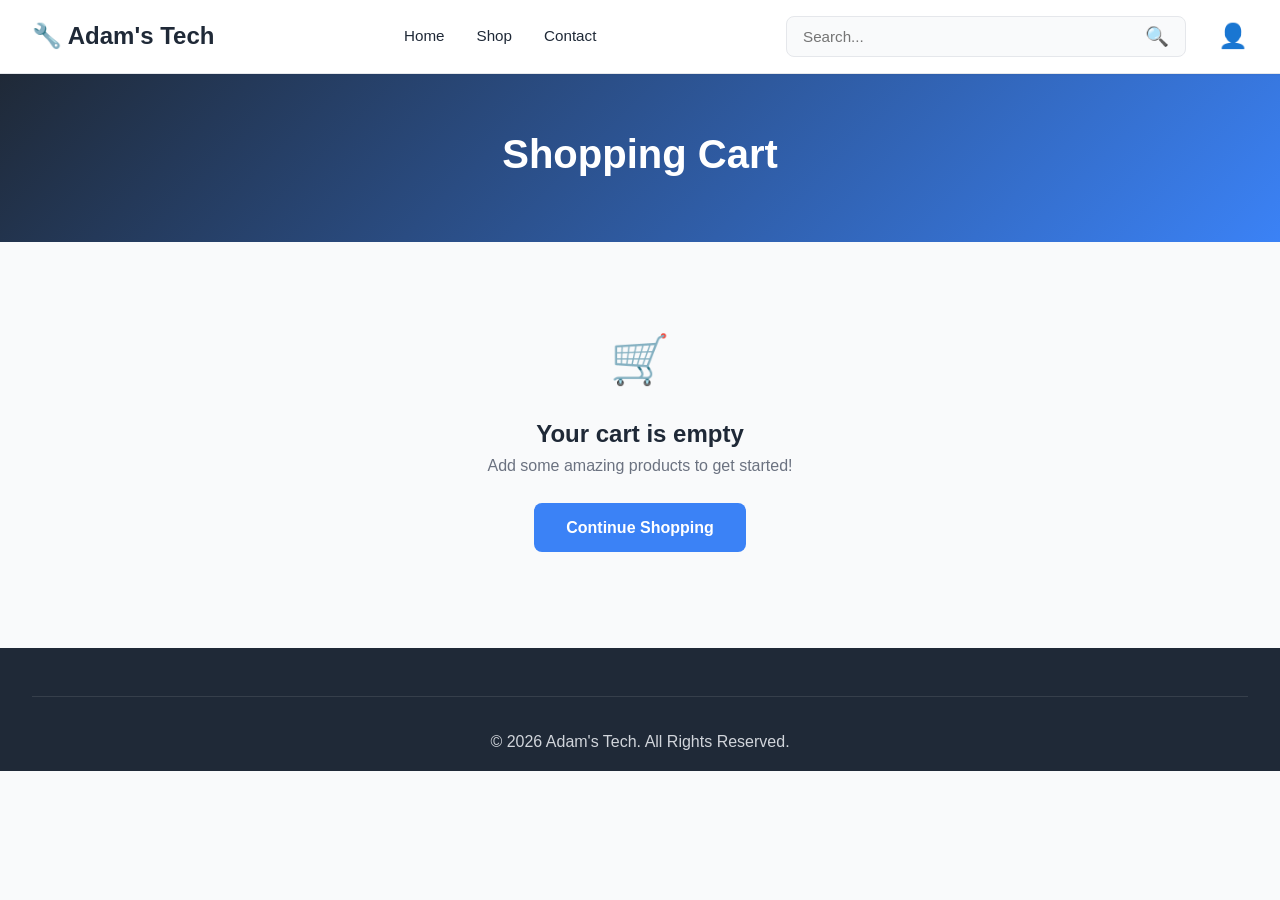
<file: pages/cart.html>
<!doctype html>
<html lang="en">
  <head>
    <meta charset="UTF-8" />
    <meta name="viewport" content="width=device-width, initial-scale=1.0" />
    <title>Shopping Cart - Adam's Tech</title>
    <link rel="stylesheet" href="../css/styles.css" />
  </head>
  <body>
    <!-- HEADER -->
    <header class="header">
      <div class="header-main">
        <a href="/" class="logo">🔧 Adam's Tech</a>
        <button class="mobile-menu-toggle">☰</button>
        <nav class="nav-main">
          <a href="/">Home</a>
          <a href="shop.html">Shop</a>
          <a href="contact.html">Contact</a>
        </nav>
        <div class="search-bar">
          <input type="text" placeholder="Search..." />
          <button>🔍</button>
        </div>
        <ul class="header-icons">
          <li><a href="account.html" class="icon-btn">👤</a></li>
        </ul>
      </div>
    </header>

    <!-- PAGE HEADER -->
    <div class="page-header">
      <h1>Shopping Cart</h1>
    </div>

    <!-- MAIN CONTENT -->
    <main class="container" style="margin-bottom: 3rem">
      <div class="cart-container" id="cartContent">
        <!-- Will be populated by JavaScript -->
      </div>
    </main>

    <!-- FOOTER -->
    <footer class="footer">
      <div class="footer-bottom">
        <p>&copy; 2026 Adam's Tech. All Rights Reserved.</p>
      </div>
    </footer>

    <script src="../js/products.js"></script>
    <script src="../js/main.js"></script>
    <script>
      function displayCart() {
        const cart = cartManager.cart;
        const container = document.getElementById("cartContent");

        if (cart.length === 0) {
          container.innerHTML = `
          <div style="grid-column: 1/-1; text-align: center; padding: 3rem;">
            <div style="font-size: 3rem; margin-bottom: 1rem;">🛒</div>
            <h2>Your cart is empty</h2>
            <p style="color: #6b7280; margin-bottom: 1.5rem;">Add some amazing products to get started!</p>
            <a href="shop.html" class="btn btn-primary">Continue Shopping</a>
          </div>
        `;
          return;
        }

        let cartItemsHTML = '<div class="cart-items">';
        cart.forEach((item) => {
          cartItemsHTML += `
          <div class="cart-item">
            <div class="cart-item-image">
              <img src="${item.image}" alt="${item.name}">
            </div>
            <div class="cart-item-details">
              <a href="product-detail.html?id=${item.id}" style="text-decoration: none; color: inherit;">
                <h3>${item.name}</h3>
              </a>
              <p>${item.category}</p>
              <div class="cart-item-price">Le ${item.price.toLocaleString()}</div>
              <div class="quantity-control">
                <button onclick="cartManager.updateQuantity(${item.id}, ${item.quantity - 1})">-</button>
                <input type="number" value="${item.quantity}" onchange="cartManager.updateQuantity(${item.id}, parseInt(this.value))">
                <button onclick="cartManager.updateQuantity(${item.id}, ${item.quantity + 1})">+</button>
              </div>
              <button onclick="cartManager.removeFromCart(${item.id}); location.reload();" style="color: #ef4444; background: none; border: none; cursor: pointer; font-weight: 600;">Remove</button>
            </div>
            <div style="text-align: right;">
              <div style="font-weight: 700; color: #3b82f6; font-size: 1.1rem;">
                Le ${(item.price * item.quantity).toLocaleString()}
              </div>
            </div>
          </div>
        `;
        });
        cartItemsHTML += "</div>";

        const subtotal = cartManager.getTotal();
        const deliveryFee = subtotal > 500000 ? 0 : 15000;
        const total = subtotal + deliveryFee;

        const cartSummaryHTML = `
        <div class="cart-summary">
          <h3 style="margin-bottom: 1rem;">Order Summary</h3>
          <div class="summary-line">
            <span>Subtotal:</span>
            <span>Le ${subtotal.toLocaleString()}</span>
          </div>
          <div class="summary-line">
            <span>Delivery Fee:</span>
            <span>${deliveryFee === 0 ? "FREE" : "Le " + deliveryFee.toLocaleString()}</span>
          </div>
          ${subtotal > 500000 ? '<p style="color: #10b981; font-size: 0.85rem;">✓ Free delivery applied!</p>' : ""}
          <div class="summary-line total">
            <span>Total:</span>
            <span>Le ${total.toLocaleString()}</span>
          </div>
          <a href="checkout.html" class="btn btn-primary" style="width: 100%; text-align: center; padding: 1rem; margin-top: 1rem; display: block;">Proceed to Checkout</a>
          <a href="shop.html" class="btn btn-secondary" style="width: 100%; text-align: center; padding: 1rem; margin-top: 0.5rem; display: block;">Continue Shopping</a>
        </div>
      `;

        container.innerHTML = cartItemsHTML + cartSummaryHTML;
      }

      document.addEventListener("DOMContentLoaded", () => {
        displayCart();
        cartManager.updateBadge();
      });

      // Reload cart if items change
      window.addEventListener("storage", () => {
        cartManager.cart = StorageManager.getCart();
        displayCart();
      });
    </script>
  </body>
</html>
</file>
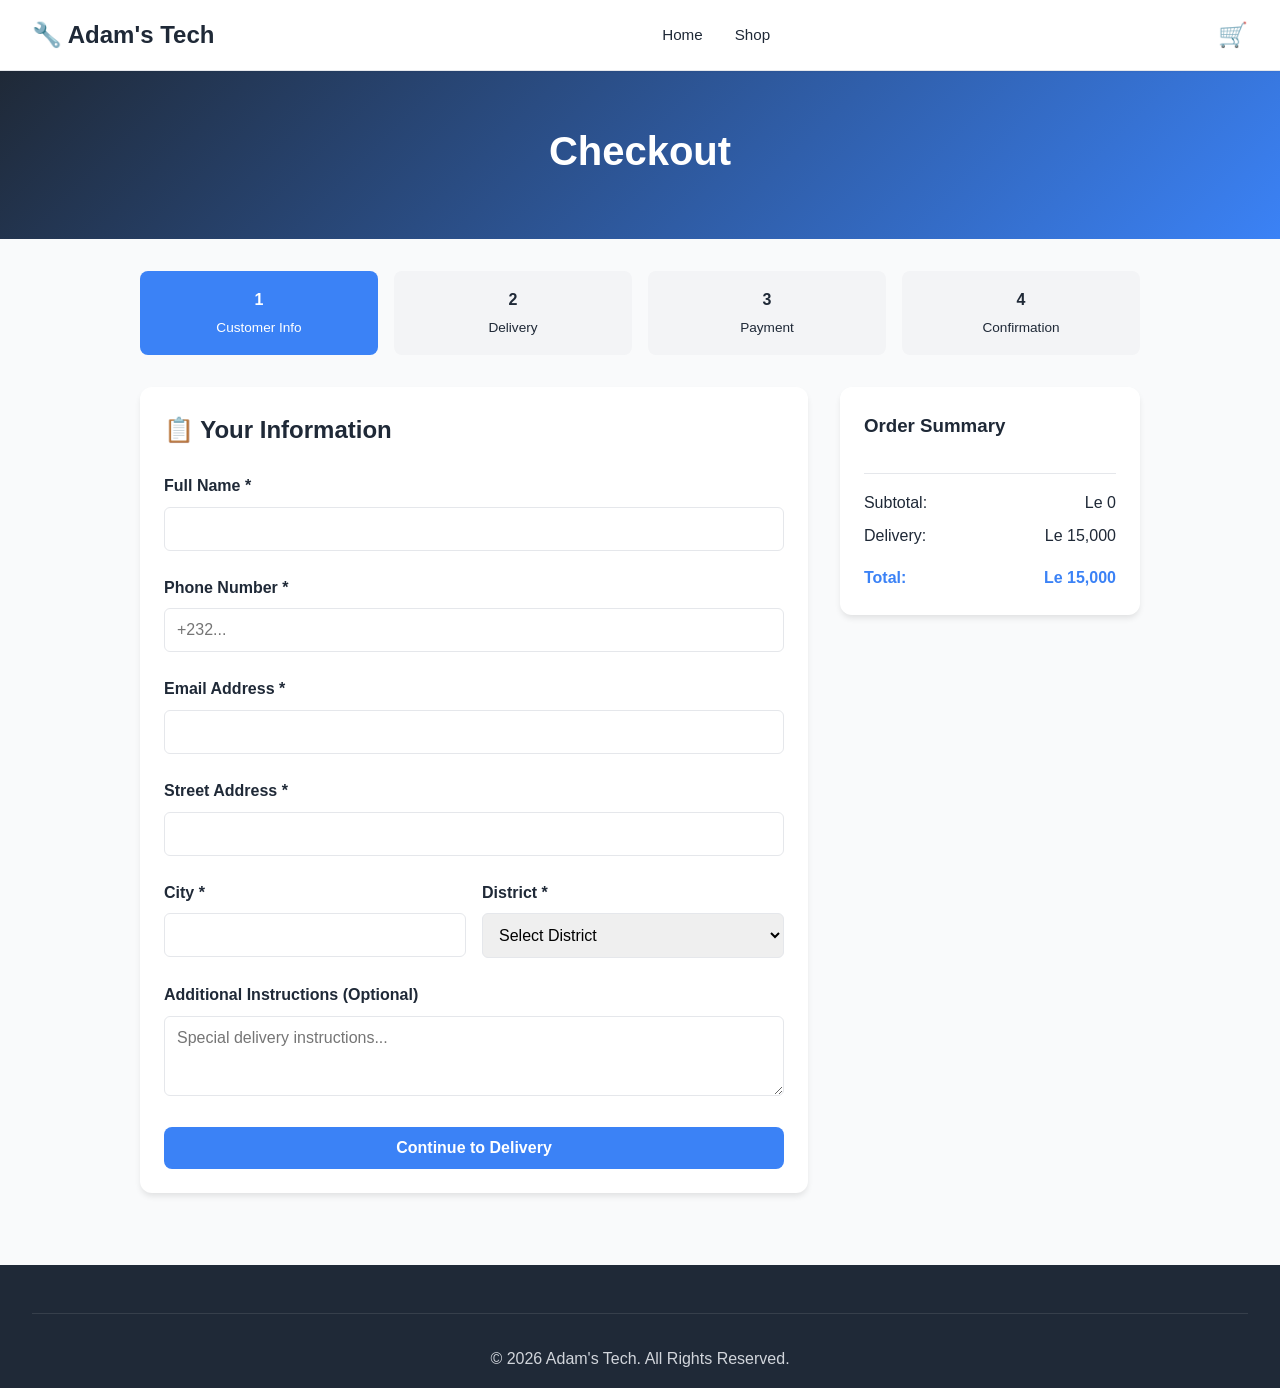
<file: pages/checkout.html>
<!doctype html>
<html lang="en">
  <head>
    <meta charset="UTF-8" />
    <meta name="viewport" content="width=device-width, initial-scale=1.0" />
    <title>Checkout - Adam's Tech</title>
    <link rel="stylesheet" href="../css/styles.css" />
    <style>
      .checkout-steps {
        display: flex;
        gap: 1rem;
        margin-bottom: 2rem;
        flex-wrap: wrap;
      }
      .step {
        flex: 1;
        min-width: 150px;
        padding: 1rem;
        background: #f3f4f6;
        border-radius: 8px;
        text-align: center;
        cursor: pointer;
        transition: all 0.3s ease;
      }
      .step.active {
        background: #3b82f6;
        color: white;
      }
      .step.completed {
        background: #10b981;
        color: white;
      }
      .step-content {
        display: none;
      }
      .step-content.active {
        display: block;
      }
    </style>
  </head>
  <body>
    <!-- HEADER -->
    <header class="header">
      <div class="header-main">
        <a href="/" class="logo">🔧 Adam's Tech</a>
        <nav class="nav-main">
          <a href="/">Home</a>
          <a href="shop.html">Shop</a>
        </nav>
        <ul class="header-icons">
          <li><a href="cart.html" class="icon-btn">🛒</a></li>
        </ul>
      </div>
    </header>

    <!-- PAGE HEADER -->
    <div class="page-header">
      <h1>Checkout</h1>
    </div>

    <!-- MAIN CONTENT -->
    <main class="container" style="margin-bottom: 3rem">
      <div style="max-width: 1000px; margin: 0 auto">
        <!-- STEPS INDICATOR -->
        <div class="checkout-steps">
          <div class="step active" onclick="goToStep(1)">
            <strong>1</strong>
            <p style="font-size: 0.85rem; margin-top: 0.25rem">Customer Info</p>
          </div>
          <div class="step" onclick="goToStep(2)">
            <strong>2</strong>
            <p style="font-size: 0.85rem; margin-top: 0.25rem">Delivery</p>
          </div>
          <div class="step" onclick="goToStep(3)">
            <strong>3</strong>
            <p style="font-size: 0.85rem; margin-top: 0.25rem">Payment</p>
          </div>
          <div class="step" onclick="goToStep(4)">
            <strong>4</strong>
            <p style="font-size: 0.85rem; margin-top: 0.25rem">Confirmation</p>
          </div>
        </div>

        <div style="display: grid; grid-template-columns: 1fr 300px; gap: 2rem">
          <!-- STEPS CONTENT -->
          <div>
            <!-- STEP 1: CUSTOMER INFO -->
            <div class="step-content active" id="step1">
              <div class="filters-panel">
                <h2 style="margin-bottom: 1.5rem">📋 Your Information</h2>
                <div class="form-group">
                  <label>Full Name *</label>
                  <input type="text" id="fullName" required />
                </div>
                <div class="form-group">
                  <label>Phone Number *</label>
                  <input type="tel" id="phone" placeholder="+232..." required />
                </div>
                <div class="form-group">
                  <label>Email Address *</label>
                  <input type="email" id="email" required />
                </div>
                <div class="form-group">
                  <label>Street Address *</label>
                  <input type="text" id="address" required />
                </div>
                <div
                  style="
                    display: grid;
                    grid-template-columns: 1fr 1fr;
                    gap: 1rem;
                  "
                >
                  <div class="form-group">
                    <label>City *</label>
                    <input type="text" id="city" required />
                  </div>
                  <div class="form-group">
                    <label>District *</label>
                    <select id="district" required>
                      <option value="">Select District</option>
                      <option value="Freetown">Freetown</option>
                      <option value="Bo">Bo</option>
                      <option value="Kenema">Kenema</option>
                      <option value="Makeni">Makeni</option>
                      <option value="Waterloo">Waterloo</option>
                      <option value="Port Loko">Port Loko</option>
                      <option value="Koidu">Koidu</option>
                      <option value="Other">Other</option>
                    </select>
                  </div>
                </div>
                <div class="form-group">
                  <label>Additional Instructions (Optional)</label>
                  <textarea
                    id="deliveryNotes"
                    rows="3"
                    placeholder="Special delivery instructions..."
                  ></textarea>
                </div>
                <button
                  class="btn btn-primary"
                  onclick="validateAndGoToStep(2)"
                  style="width: 100%"
                >
                  Continue to Delivery
                </button>
              </div>
            </div>

            <!-- STEP 2: DELIVERY -->
            <div class="step-content" id="step2">
              <div class="filters-panel">
                <h2 style="margin-bottom: 1.5rem">🚚 Delivery Method</h2>
                <div style="margin-bottom: 1.5rem">
                  <label
                    class="filter-checkbox"
                    style="
                      padding: 1rem;
                      border: 1px solid #e5e7eb;
                      border-radius: 8px;
                      cursor: pointer;
                    "
                  >
                    <input
                      type="radio"
                      name="deliveryMethod"
                      value="home"
                      checked
                      style="cursor: pointer"
                    />
                    <strong style="margin-left: 0.5rem">Home Delivery</strong>
                    <p style="color: #6b7280; margin-top: 0.25rem">
                      Delivery to your address (2-5 business days)
                    </p>
                  </label>
                </div>
                <div style="margin-bottom: 1.5rem">
                  <label
                    class="filter-checkbox"
                    style="
                      padding: 1rem;
                      border: 1px solid #e5e7eb;
                      border-radius: 8px;
                      cursor: pointer;
                    "
                  >
                    <input
                      type="radio"
                      name="deliveryMethod"
                      value="pickup"
                      style="cursor: pointer"
                    />
                    <strong style="margin-left: 0.5rem">Store Pickup</strong>
                    <p style="color: #6b7280; margin-top: 0.25rem">
                      Pick up from our Freetown store
                    </p>
                  </label>
                </div>

                <h3 style="margin-top: 2rem; margin-bottom: 1rem">
                  📍 Pickup Location
                </h3>
                <select
                  id="pickupLocation"
                  class="form-group"
                  style="margin: 0"
                >
                  <option value="Freetown">Freetown (Main Store)</option>
                  <option value="Bo">Bo Branch</option>
                  <option value="Kenema">Kenema Branch</option>
                  <option value="Makeni">Makeni Branch</option>
                </select>

                <button
                  class="btn btn-primary"
                  onclick="goToStep(3)"
                  style="width: 100%; margin-top: 1.5rem"
                >
                  Continue to Payment
                </button>
              </div>
            </div>

            <!-- STEP 3: PAYMENT -->
            <div class="step-content" id="step3">
              <div class="filters-panel">
                <h2 style="margin-bottom: 1.5rem">💳 Payment Method</h2>
                <p style="color: #6b7280; margin-bottom: 1.5rem">
                  Select your preferred payment method
                </p>

                <div style="display: grid; gap: 1rem">
                  <label
                    class="filter-checkbox"
                    style="
                      padding: 1rem;
                      border: 2px solid #3b82f6;
                      border-radius: 8px;
                      background: #eff6ff;
                      cursor: pointer;
                    "
                  >
                    <input
                      type="radio"
                      name="paymentMethod"
                      value="mobileMoney"
                      checked
                      style="cursor: pointer"
                    />
                    <strong style="margin-left: 0.5rem">📱 Mobile Money</strong>
                    <p style="color: #6b7280; margin-top: 0.25rem">
                      Pay via Orange Money or Afrimoney
                    </p>
                  </label>

                  <label
                    class="filter-checkbox"
                    style="
                      padding: 1rem;
                      border: 1px solid #e5e7eb;
                      border-radius: 8px;
                      cursor: pointer;
                    "
                  >
                    <input
                      type="radio"
                      name="paymentMethod"
                      value="bankTransfer"
                      style="cursor: pointer"
                    />
                    <strong style="margin-left: 0.5rem"
                      >🏦 Bank Transfer</strong
                    >
                    <p style="color: #6b7280; margin-top: 0.25rem">
                      Direct bank transfer
                    </p>
                  </label>

                  <label
                    class="filter-checkbox"
                    style="
                      padding: 1rem;
                      border: 1px solid #e5e7eb;
                      border-radius: 8px;
                      cursor: pointer;
                    "
                  >
                    <input
                      type="radio"
                      name="paymentMethod"
                      value="cod"
                      style="cursor: pointer"
                    />
                    <strong style="margin-left: 0.5rem"
                      >💵 Cash on Delivery</strong
                    >
                    <p style="color: #6b7280; margin-top: 0.25rem">
                      Pay when you receive your order
                    </p>
                  </label>
                </div>

                <div
                  style="
                    background: #fef3c7;
                    border-left: 4px solid #f59e0b;
                    padding: 1rem;
                    border-radius: 8px;
                    margin-top: 1.5rem;
                  "
                >
                  <strong style="color: #92400e">⚠️ Note:</strong>
                  <p
                    style="
                      color: #92400e;
                      margin-top: 0.5rem;
                      font-size: 0.9rem;
                    "
                  >
                    We do not process real payments. This is a demo store. In a
                    real scenario, you would be directed to a secure payment
                    gateway.
                  </p>
                </div>

                <button
                  class="btn btn-primary"
                  onclick="goToStep(4)"
                  style="width: 100%; margin-top: 1.5rem"
                >
                  Review Order
                </button>
              </div>
            </div>

            <!-- STEP 4: CONFIRMATION -->
            <div class="step-content" id="step4">
              <div class="filters-panel">
                <h2 style="margin-bottom: 1.5rem; color: #10b981">
                  ✅ Order Review
                </h2>

                <div
                  style="
                    background: #f0fdf4;
                    border: 1px solid #86efac;
                    padding: 1rem;
                    border-radius: 8px;
                    margin-bottom: 1.5rem;
                  "
                >
                  <p style="color: #166534">
                    <strong>Order Number:</strong>
                    <span id="orderNumberPreview">ORD-XXXXXXXXX</span>
                  </p>
                </div>

                <h3 style="margin-bottom: 1rem">📦 Order Items</h3>
                <div id="orderItemsPreview"></div>

                <h3 style="margin-top: 1.5rem; margin-bottom: 1rem">
                  📋 Delivery Information
                </h3>
                <div id="deliveryInfoPreview"></div>

                <h3 style="margin-top: 1.5rem; margin-bottom: 1rem">
                  💳 Payment Method
                </h3>
                <div id="paymentMethodPreview"></div>

                <div
                  style="
                    background: #f3f4f6;
                    padding: 1.5rem;
                    border-radius: 8px;
                    margin-top: 1.5rem;
                    border-top: 2px solid #e5e7eb;
                    padding-top: 1.5rem;
                  "
                >
                  <div
                    style="
                      display: flex;
                      justify-content: space-between;
                      margin-bottom: 0.5rem;
                    "
                  >
                    <span>Subtotal:</span>
                    <span id="subtotalPreview">Le 0</span>
                  </div>
                  <div
                    style="
                      display: flex;
                      justify-content: space-between;
                      margin-bottom: 1rem;
                    "
                  >
                    <span>Delivery Fee:</span>
                    <span id="deliveryFeePreview">Le 0</span>
                  </div>
                  <div
                    style="
                      display: flex;
                      justify-content: space-between;
                      font-size: 1.2rem;
                      font-weight: 700;
                      color: #3b82f6;
                    "
                  >
                    <span>Total:</span>
                    <span id="totalPreview">Le 0</span>
                  </div>
                </div>

                <button
                  class="btn btn-primary"
                  onclick="placeOrder()"
                  style="
                    width: 100%;
                    padding: 1rem;
                    margin-top: 1.5rem;
                    font-size: 1.1rem;
                  "
                >
                  ✓ Place Order
                </button>
                <button
                  class="btn btn-secondary"
                  onclick="goToStep(1)"
                  style="width: 100%; padding: 1rem; margin-top: 0.5rem"
                >
                  Edit Information
                </button>
              </div>
            </div>
          </div>

          <!-- ORDER SUMMARY SIDEBAR -->
          <div>
            <div class="filters-panel" style="position: sticky; top: 120px">
              <h3 style="margin-bottom: 1rem">Order Summary</h3>
              <div
                id="sidebarItems"
                style="max-height: 300px; overflow-y: auto; margin-bottom: 1rem"
              ></div>
              <div style="border-top: 1px solid #e5e7eb; padding-top: 1rem">
                <div
                  style="
                    display: flex;
                    justify-content: space-between;
                    margin-bottom: 0.5rem;
                  "
                >
                  <span>Subtotal:</span>
                  <span id="sidebarSubtotal">Le 0</span>
                </div>
                <div
                  style="
                    display: flex;
                    justify-content: space-between;
                    margin-bottom: 1rem;
                  "
                >
                  <span>Delivery:</span>
                  <span id="sidebarDelivery">Le 0</span>
                </div>
                <div
                  style="
                    display: flex;
                    justify-content: space-between;
                    font-weight: 700;
                    color: #3b82f6;
                  "
                >
                  <span>Total:</span>
                  <span id="sidebarTotal">Le 0</span>
                </div>
              </div>
            </div>
          </div>
        </div>
      </div>
    </main>

    <!-- FOOTER -->
    <footer class="footer">
      <div class="footer-bottom">
        <p>&copy; 2026 Adam's Tech. All Rights Reserved.</p>
      </div>
    </footer>

    <script src="../js/products.js"></script>
    <script src="../js/main.js"></script>
    <script>
      const checkout = new CheckoutProcess();
      let currentStep = 1;

      function goToStep(step) {
        currentStep = step;

        // Hide all step contents
        document
          .querySelectorAll(".step-content")
          .forEach((el) => el.classList.remove("active"));
        document
          .querySelectorAll(".step")
          .forEach((el) => el.classList.remove("active"));

        // Show current step
        document.getElementById("step" + step).classList.add("active");
        document.querySelectorAll(".step")[step - 1].classList.add("active");

        // Update sidebar if needed
        updateSidebar();

        // Load preview if on step 4
        if (step === 4) {
          loadOrderReview();
        }

        window.scrollTo(0, 0);
      }

      function validateAndGoToStep(step) {
        if (step === 2) {
          // Validate step 1
          const fullName = document.getElementById("fullName").value.trim();
          const phone = document.getElementById("phone").value.trim();
          const email = document.getElementById("email").value.trim();
          const address = document.getElementById("address").value.trim();
          const city = document.getElementById("city").value.trim();
          const district = document.getElementById("district").value;

          if (!fullName || !phone || !email || !address || !city || !district) {
            alert("Please fill in all required fields");
            return;
          }

          // Save customer info
          checkout.saveCustomerInfo({
            fullName,
            phone,
            email,
            address,
            city,
            district,
            notes: document.getElementById("deliveryNotes").value,
          });
        }

        goToStep(step);
      }

      function updateSidebar() {
        const cart = cartManager.cart;
        let html = "";

        cart.forEach((item) => {
          html += `
          <div style="display: flex; justify-content: space-between; margin-bottom: 0.75rem; font-size: 0.85rem; padding-bottom: 0.75rem; border-bottom: 1px solid #e5e7eb;">
            <span>${item.name} (${item.quantity}x)</span>
            <span style="font-weight: 600;">Le ${(item.price * item.quantity).toLocaleString()}</span>
          </div>
        `;
        });

        document.getElementById("sidebarItems").innerHTML = html;

        const subtotal = cartManager.getTotal();
        const deliveryFee = subtotal > 500000 ? 0 : 15000;
        const total = subtotal + deliveryFee;

        document.getElementById("sidebarSubtotal").textContent =
          "Le " + subtotal.toLocaleString();
        document.getElementById("sidebarDelivery").textContent =
          deliveryFee === 0 ? "FREE" : "Le " + deliveryFee.toLocaleString();
        document.getElementById("sidebarTotal").textContent =
          "Le " + total.toLocaleString();
      }

      function loadOrderReview() {
        const cart = cartManager.cart;
        const subtotal = cartManager.getTotal();
        const deliveryFee = subtotal > 500000 ? 0 : 15000;
        const total = subtotal + deliveryFee;

        // Generate order number
        const orderNumber = "ORD-" + Date.now();

        // Items
        let itemsHTML = "";
        cart.forEach((item) => {
          itemsHTML += `
          <div style="display: flex; justify-content: space-between; padding: 0.75rem 0; border-bottom: 1px solid #e5e7eb;">
            <span>${item.name} × ${item.quantity}</span>
            <span style="font-weight: 600;">Le ${(item.price * item.quantity).toLocaleString()}</span>
          </div>
        `;
        });
        document.getElementById("orderItemsPreview").innerHTML = itemsHTML;

        // Delivery info
        const deliveryMethod = document.querySelector(
          'input[name="deliveryMethod"]:checked',
        ).value;
        const pickupLocation = document.getElementById("pickupLocation").value;
        document.getElementById("deliveryInfoPreview").innerHTML =
          deliveryMethod === "home"
            ? `<p><strong>Method:</strong> Home Delivery</p><p><strong>Location:</strong> ${checkout.orderData.customer?.address}</p>`
            : `<p><strong>Method:</strong> Store Pickup</p><p><strong>Location:</strong> ${pickupLocation} Branch</p>`;

        // Payment method
        const paymentMethod = document.querySelector(
          'input[name="paymentMethod"]:checked',
        ).value;
        const paymentText = {
          mobileMoney: "Mobile Money (Orange Money / Afrimoney)",
          bankTransfer: "Bank Transfer",
          cod: "Cash on Delivery",
        }[paymentMethod];
        document.getElementById("paymentMethodPreview").innerHTML =
          `<p><strong>${paymentText}</strong></p>`;

        // Totals
        document.getElementById("orderNumberPreview").textContent = orderNumber;
        document.getElementById("subtotalPreview").textContent =
          "Le " + subtotal.toLocaleString();
        document.getElementById("deliveryFeePreview").textContent =
          deliveryFee === 0 ? "FREE" : "Le " + deliveryFee.toLocaleString();
        document.getElementById("totalPreview").textContent =
          "Le " + total.toLocaleString();
      }

      function placeOrder() {
        // Save delivery info
        const deliveryMethod = document.querySelector(
          'input[name="deliveryMethod"]:checked',
        ).value;
        const location =
          deliveryMethod === "home"
            ? checkout.orderData.customer.city
            : document.getElementById("pickupLocation").value;
        checkout.saveDeliveryMethod(deliveryMethod, location);

        // Save payment method
        const paymentMethod = document.querySelector(
          'input[name="paymentMethod"]:checked',
        ).value;
        checkout.savePaymentMethod(paymentMethod);

        // Create order
        const order = checkout.createOrder();

        // Redirect to order confirmation
        localStorage.setItem("lastOrder", JSON.stringify(order));
        window.location.href =
          "order-confirmation.html?order=" + order.orderNumber;
      }

      document.addEventListener("DOMContentLoaded", () => {
        cartManager.updateBadge();
        updateSidebar();
      });
    </script>
  </body>
</html>
</file>
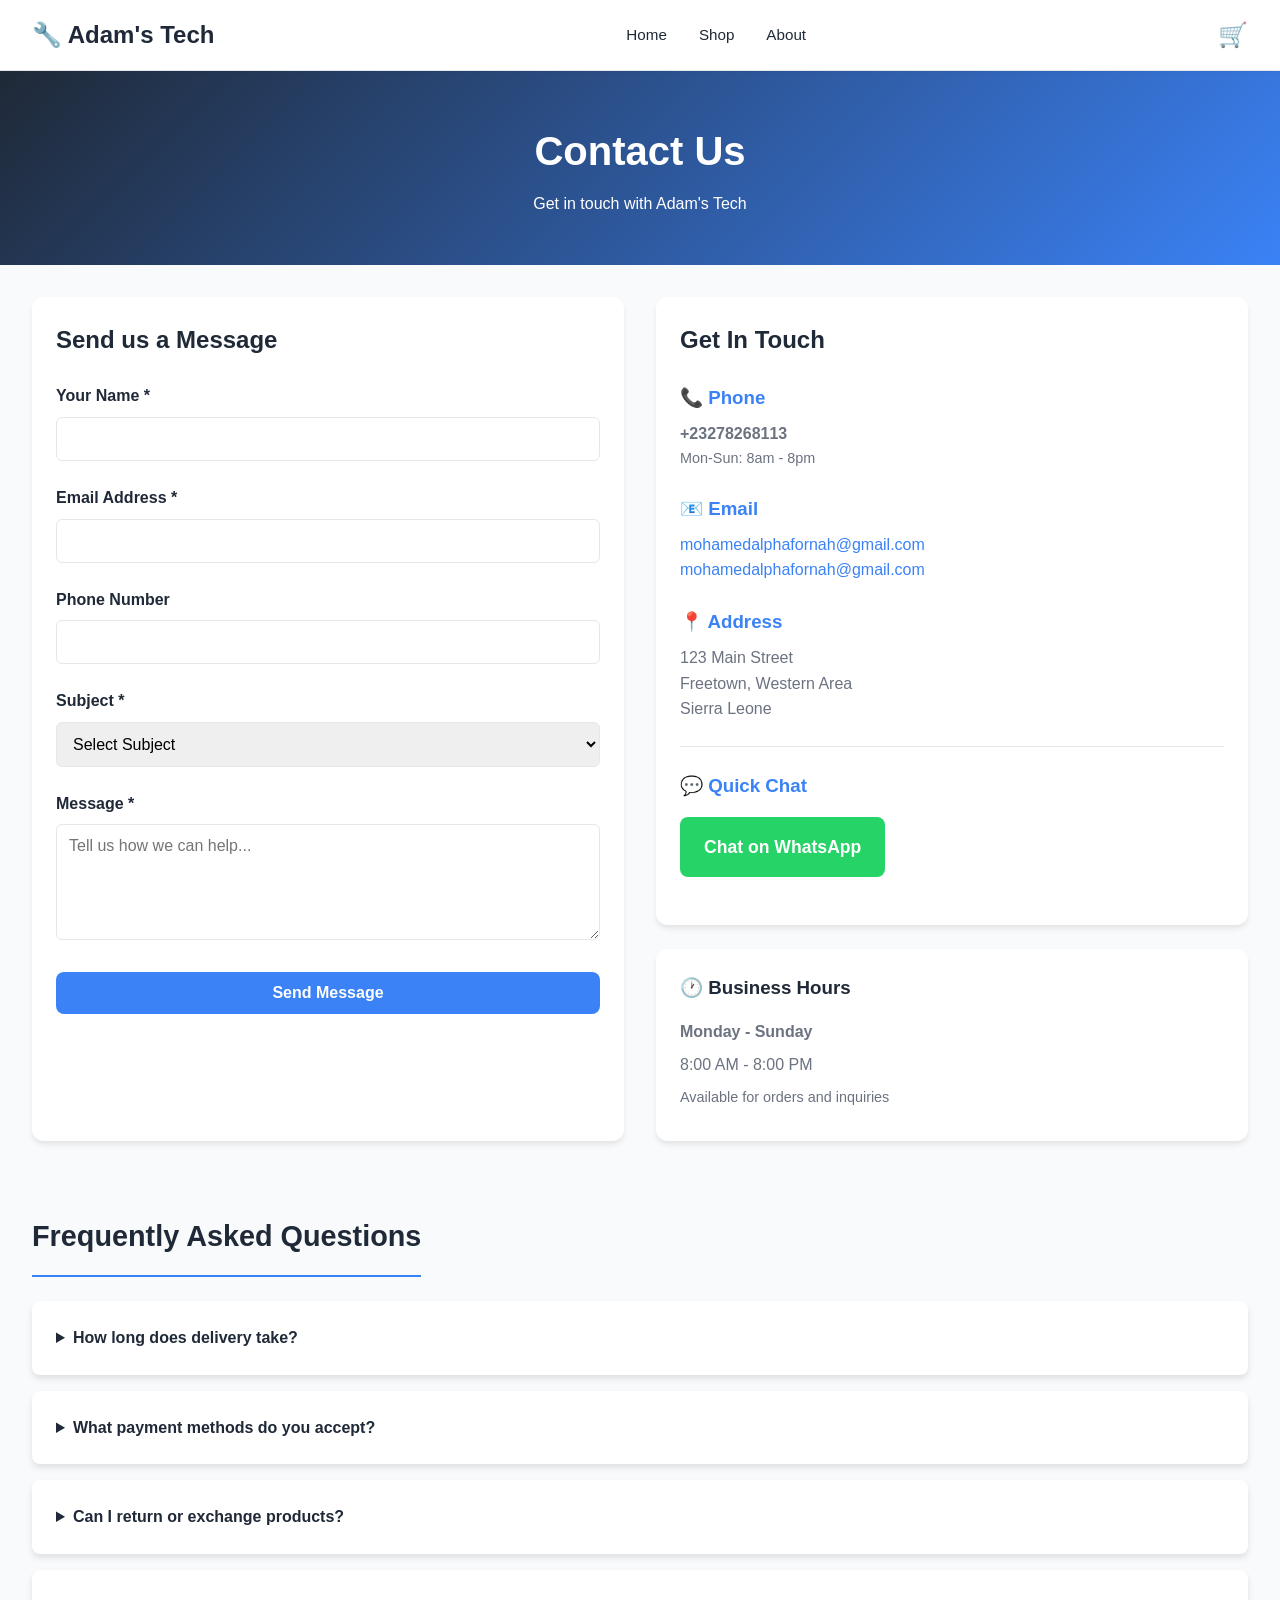
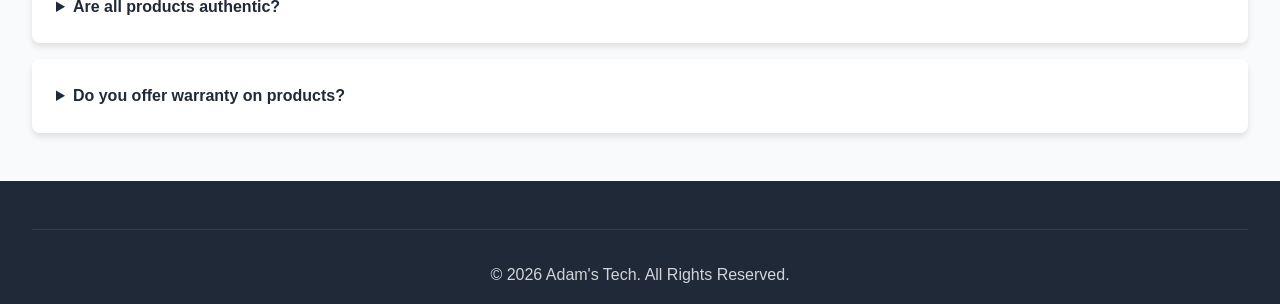
<file: pages/contact.html>
<!doctype html>
<html lang="en">
  <head>
    <meta charset="UTF-8" />
    <meta name="viewport" content="width=device-width, initial-scale=1.0" />
    <title>Contact Us - Adam's Tech</title>
    <link rel="stylesheet" href="../css/styles.css" />
  </head>
  <body>
    <!-- HEADER -->
    <header class="header">
      <div class="header-main">
        <a href="/" class="logo">🔧 Adam's Tech</a>
        <nav class="nav-main">
          <a href="/">Home</a>
          <a href="shop.html">Shop</a>
          <a href="about.html">About</a>
        </nav>
        <ul class="header-icons">
          <li><a href="cart.html" class="icon-btn">🛒</a></li>
        </ul>
      </div>
    </header>

    <!-- PAGE HEADER -->
    <div class="page-header">
      <h1>Contact Us</h1>
      <p>Get in touch with Adam's Tech</p>
    </div>

    <!-- MAIN CONTENT -->
    <main class="container" style="margin-bottom: 3rem">
      <div
        style="
          display: grid;
          grid-template-columns: 1fr 1fr;
          gap: 2rem;
          margin: 2rem 0;
        "
      >
        <!-- CONTACT FORM -->
        <div class="filters-panel">
          <h2 style="margin-bottom: 1.5rem">Send us a Message</h2>
          <div class="form-group">
            <label>Your Name *</label>
            <input type="text" id="contactName" required />
          </div>
          <div class="form-group">
            <label>Email Address *</label>
            <input type="email" id="contactEmail" required />
          </div>
          <div class="form-group">
            <label>Phone Number</label>
            <input type="tel" id="contactPhone" />
          </div>
          <div class="form-group">
            <label>Subject *</label>
            <select id="contactSubject" required>
              <option value="">Select Subject</option>
              <option value="order">Order Related</option>
              <option value="product">Product Inquiry</option>
              <option value="delivery">Delivery Issue</option>
              <option value="complaint">Complaint</option>
              <option value="partnership">Partnership</option>
              <option value="other">Other</option>
            </select>
          </div>
          <div class="form-group">
            <label>Message *</label>
            <textarea
              id="contactMessage"
              rows="5"
              required
              placeholder="Tell us how we can help..."
            ></textarea>
          </div>
          <button
            class="btn btn-primary"
            onclick="sendMessage()"
            style="width: 100%"
          >
            Send Message
          </button>
        </div>

        <!-- CONTACT INFORMATION -->
        <div>
          <div class="filters-panel" style="margin-bottom: 1.5rem">
            <h2 style="margin-bottom: 1.5rem">Get In Touch</h2>

            <div style="margin-bottom: 1.5rem">
              <h3 style="color: #3b82f6; margin-bottom: 0.5rem">📞 Phone</h3>
              <p style="margin: 0; color: #6b7280">
                <strong>+23278268113</strong>
              </p>
              <p style="margin: 0; color: #6b7280; font-size: 0.9rem">
                Mon-Sun: 8am - 8pm
              </p>
            </div>

            <div style="margin-bottom: 1.5rem">
              <h3 style="color: #3b82f6; margin-bottom: 0.5rem">📧 Email</h3>
              <p style="margin: 0">
                <a
                  href="mailto:mohamedalphafornah@gmail.com"
                  style="color: #3b82f6; text-decoration: none"
                  >mohamedalphafornah@gmail.com</a
                >
              </p>
              <p style="margin: 0">
                <a
                  href="mailto:mohamedalphafornah@gmail.com"
                  style="color: #3b82f6; text-decoration: none"
                  >mohamedalphafornah@gmail.com</a
                >
              </p>
            </div>

            <div style="margin-bottom: 1.5rem">
              <h3 style="color: #3b82f6; margin-bottom: 0.5rem">📍 Address</h3>
              <p style="margin: 0; color: #6b7280">123 Main Street</p>
              <p style="margin: 0; color: #6b7280">Freetown, Western Area</p>
              <p style="margin: 0; color: #6b7280">Sierra Leone</p>
            </div>

            <div
              style="
                margin-bottom: 1.5rem;
                padding-top: 1.5rem;
                border-top: 1px solid #e5e7eb;
              "
            >
              <h3 style="color: #3b82f6; margin-bottom: 1rem">💬 Quick Chat</h3>
              <a
                href="https://wa.me/23276123456"
                target="_blank"
                style="
                  display: inline-block;
                  background: #25d366;
                  color: white;
                  padding: 1rem 1.5rem;
                  border-radius: 8px;
                  text-decoration: none;
                  font-weight: 600;
                  font-size: 1.1rem;
                "
              >
                Chat on WhatsApp
              </a>
            </div>
          </div>

          <div class="filters-panel">
            <h3 style="margin-bottom: 1rem">🕐 Business Hours</h3>
            <div style="color: #6b7280">
              <p style="margin: 0.5rem 0"><strong>Monday - Sunday</strong></p>
              <p style="margin: 0.5rem 0">8:00 AM - 8:00 PM</p>
              <p style="margin: 0.5rem 0; font-size: 0.9rem">
                Available for orders and inquiries
              </p>
            </div>
          </div>
        </div>
      </div>

      <!-- FAQ SECTION -->
      <section class="section" style="margin-top: 3rem">
        <h2 class="section-title">Frequently Asked Questions</h2>
        <div style="display: grid; gap: 1rem">
          <details
            style="
              background: white;
              padding: 1.5rem;
              border-radius: 8px;
              box-shadow: 0 4px 6px rgba(0, 0, 0, 0.1);
              cursor: pointer;
            "
          >
            <summary style="font-weight: 600; color: #1f2937">
              How long does delivery take?
            </summary>
            <p style="margin-top: 1rem; color: #6b7280">
              Standard delivery takes 2-5 business days across Sierra Leone. We
              offer free delivery on orders over Le 500,000.
            </p>
          </details>

          <details
            style="
              background: white;
              padding: 1.5rem;
              border-radius: 8px;
              box-shadow: 0 4px 6px rgba(0, 0, 0, 0.1);
              cursor: pointer;
            "
          >
            <summary style="font-weight: 600; color: #1f2937">
              What payment methods do you accept?
            </summary>
            <p style="margin-top: 1rem; color: #6b7280">
              We accept Mobile Money (Orange Money, Afrimoney), Bank Transfer,
              and Cash on Delivery for selected locations.
            </p>
          </details>

          <details
            style="
              background: white;
              padding: 1.5rem;
              border-radius: 8px;
              box-shadow: 0 4px 6px rgba(0, 0, 0, 0.1);
              cursor: pointer;
            "
          >
            <summary style="font-weight: 600; color: #1f2937">
              Can I return or exchange products?
            </summary>
            <p style="margin-top: 1rem; color: #6b7280">
              Yes, we offer 30-day returns and exchanges for unopened products
              in original packaging. Faulty items can be replaced within 90
              days.
            </p>
          </details>

          <details
            style="
              background: white;
              padding: 1.5rem;
              border-radius: 8px;
              box-shadow: 0 4px 6px rgba(0, 0, 0, 0.1);
              cursor: pointer;
            "
          >
            <summary style="font-weight: 600; color: #1f2937">
              Are all products authentic?
            </summary>
            <p style="margin-top: 1rem; color: #6b7280">
              Yes, every product is 100% authentic and verified. We source
              directly from authorized distributors and manufacturers.
            </p>
          </details>

          <details
            style="
              background: white;
              padding: 1.5rem;
              border-radius: 8px;
              box-shadow: 0 4px 6px rgba(0, 0, 0, 0.1);
              cursor: pointer;
            "
          >
            <summary style="font-weight: 600; color: #1f2937">
              Do you offer warranty on products?
            </summary>
            <p style="margin-top: 1rem; color: #6b7280">
              Yes, all products come with manufacturer warranty. We also provide
              extended warranty options for peace of mind.
            </p>
          </details>
        </div>
      </section>
    </main>

    <!-- FOOTER -->
    <footer class="footer">
      <div class="footer-bottom">
        <p>&copy; 2026 Adam's Tech. All Rights Reserved.</p>
      </div>
    </footer>

    <script src="../js/main.js"></script>
    <script>
      function sendMessage() {
        const name = document.getElementById('contactName').value;
        const email = document.getElementById('contactEmail').value;
        const subject = document.getElementById('contactSubject').value;
        const message = document.getElementById('contactMessage').value;

        if (!name || !email || !subject || !message) {
          alert('Please fill in all required fields');
          return;
        }

        alert('Thank you for contacting Adam's Tech! We will get back to you shortly.');

        // Clear form
        document.getElementById('contactName').value = '';
        document.getElementById('contactEmail').value = '';
        document.getElementById('contactPhone').value = '';
        document.getElementById('contactSubject').value = '';
        document.getElementById('contactMessage').value = '';
      }
    </script>
  </body>
</html>
</file>
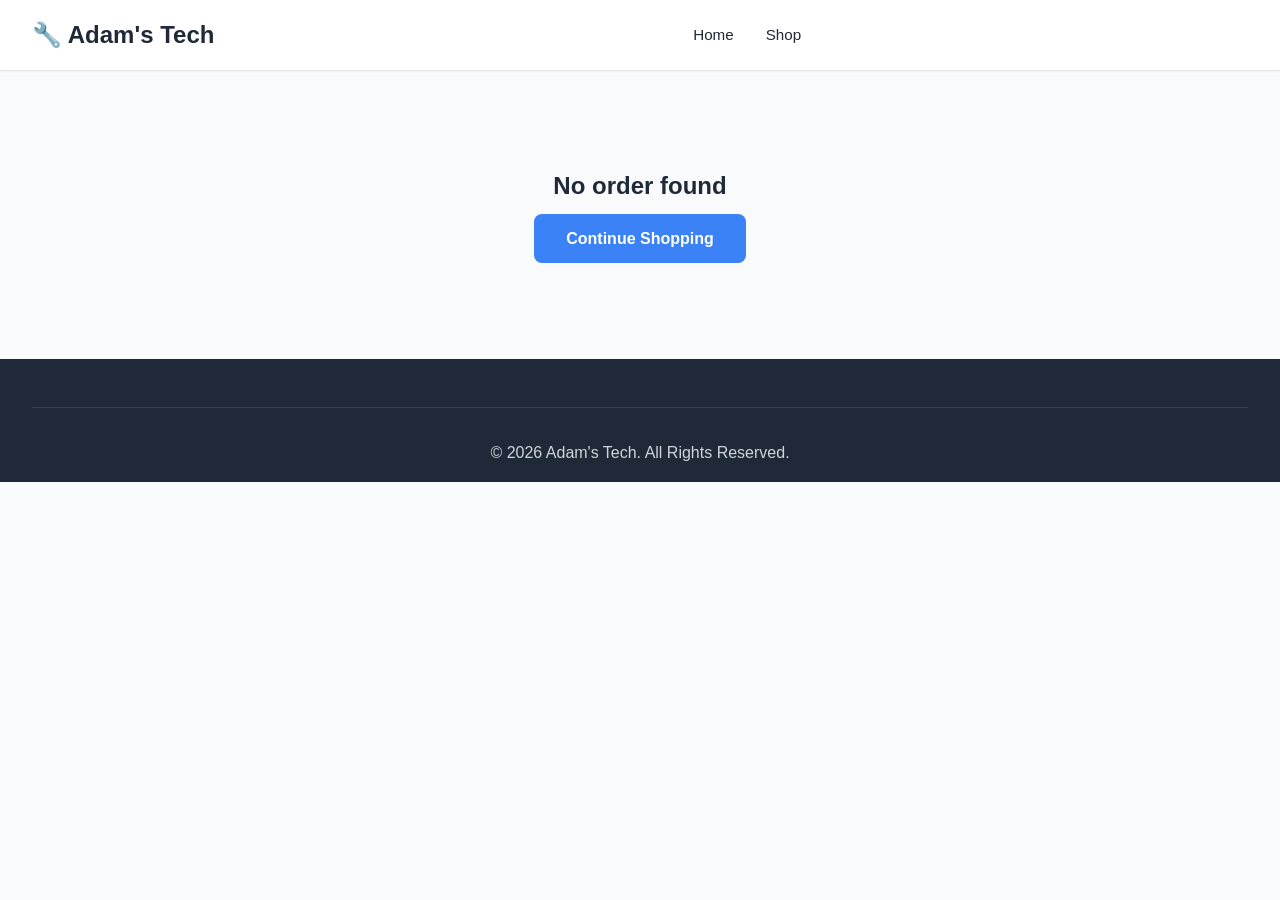
<file: pages/order-confirmation.html>
<!doctype html>
<html lang="en">
  <head>
    <meta charset="UTF-8" />
    <meta name="viewport" content="width=device-width, initial-scale=1.0" />
    <title>Order Confirmation - Adam's Tech</title>
    <link rel="stylesheet" href="../css/styles.css" />
  </head>
  <body>
    <!-- HEADER -->
    <header class="header">
      <div class="header-main">
        <a href="/" class="logo">🔧 Adam's Tech</a>
        <nav class="nav-main">
          <a href="/">Home</a>
          <a href="shop.html">Shop</a>
        </nav>
      </div>
    </header>

    <!-- MAIN CONTENT -->
    <main class="container" style="margin: 3rem 0">
      <div style="max-width: 600px; margin: 0 auto; text-align: center">
        <!-- SUCCESS ICON -->
        <div style="font-size: 4rem; margin-bottom: 1rem">✅</div>

        <h1 style="color: #10b981; margin-bottom: 0.5rem">
          Thank You for Your Order!
        </h1>
        <p style="font-size: 1.1rem; color: #6b7280; margin-bottom: 2rem">
          Your order has been successfully placed and confirmed.
        </p>

        <!-- ORDER NUMBER -->
        <div
          style="
            background: #f0fdf4;
            border: 2px solid #86efac;
            padding: 1.5rem;
            border-radius: 12px;
            margin-bottom: 2rem;
          "
        >
          <p style="color: #166534; margin-bottom: 0.5rem">Order Number</p>
          <p
            style="font-size: 1.5rem; font-weight: 700; color: #10b981"
            id="orderNumber"
          >
            ORD-000000000
          </p>
        </div>

        <!-- ORDER DETAILS -->
        <div
          style="
            background: white;
            border: 1px solid #e5e7eb;
            border-radius: 12px;
            padding: 2rem;
            margin-bottom: 2rem;
            text-align: left;
          "
        >
          <h2 style="margin-bottom: 1rem; text-align: center">
            📋 Order Details
          </h2>

          <div style="margin-bottom: 1.5rem">
            <h3 style="color: #1f2937; margin-bottom: 0.75rem">Order Items</h3>
            <div id="orderItems"></div>
          </div>

          <div
            style="
              border-top: 1px solid #e5e7eb;
              padding-top: 1rem;
              margin-bottom: 1.5rem;
            "
          >
            <div
              style="
                display: flex;
                justify-content: space-between;
                margin-bottom: 0.5rem;
              "
            >
              <span>Subtotal:</span>
              <span id="subtotal">Le 0</span>
            </div>
            <div
              style="
                display: flex;
                justify-content: space-between;
                margin-bottom: 0.5rem;
              "
            >
              <span>Delivery Fee:</span>
              <span id="deliveryFee">Le 0</span>
            </div>
            <div
              style="
                display: flex;
                justify-content: space-between;
                font-size: 1.2rem;
                font-weight: 700;
                color: #3b82f6;
              "
            >
              <span>Total:</span>
              <span id="total">Le 0</span>
            </div>
          </div>

          <div style="border-top: 1px solid #e5e7eb; padding-top: 1rem">
            <h3 style="color: #1f2937; margin-bottom: 0.75rem">
              Delivery Information
            </h3>
            <div id="deliveryInfo"></div>
          </div>
        </div>

        <!-- NEXT STEPS -->
        <div
          style="
            background: #dbeafe;
            border-left: 4px solid #3b82f6;
            padding: 1.5rem;
            border-radius: 8px;
            margin-bottom: 2rem;
          "
        >
          <h3 style="color: #0c2d6b; margin-bottom: 0.75rem">
            📌 What's Next?
          </h3>
          <ul style="text-align: left; color: #0c2d6b">
            <li>✓ You will receive a confirmation SMS shortly</li>
            <li>✓ Your order will be processed within 24 hours</li>
            <li>
              ✓ You will get a delivery confirmation when your order ships
            </li>
            <li>✓ Track your order using the order number above</li>
          </ul>
        </div>

        <!-- ACTION BUTTONS -->
        <div style="display: grid; gap: 1rem">
          <a
            href="order-tracking.html"
            class="btn btn-primary"
            style="padding: 1rem"
            >Track Your Order</a
          >
          <a href="shop.html" class="btn btn-secondary" style="padding: 1rem"
            >Continue Shopping</a
          >
          <a
            href="/"
            class="btn"
            style="
              padding: 1rem;
              background: white;
              border: 1px solid #e5e7eb;
              color: #1f2937;
              text-decoration: none;
              border-radius: 8px;
              font-weight: 600;
            "
            >Back to Home</a
          >
        </div>

        <!-- SUPPORT -->
        <div
          style="
            margin-top: 2rem;
            padding-top: 2rem;
            border-top: 1px solid #e5e7eb;
          "
        >
          <p style="color: #6b7280; margin-bottom: 1rem">
            Need help? Contact us:
          </p>
          <p style="margin: 0.25rem">📞 Phone: <strong>+23278268113</strong></p>
          <p style="margin: 0.25rem">
            📧 Email: <strong>mohamedalphafornah@gmail.com</strong>
          </p>
          <a
            href="https://wa.me/23276123456"
            target="_blank"
            style="
              display: inline-block;
              background: #25d366;
              color: white;
              padding: 0.75rem 1.5rem;
              border-radius: 6px;
              text-decoration: none;
              margin-top: 1rem;
              font-weight: 600;
            "
            >💬 Chat on WhatsApp</a
          >
        </div>
      </div>
    </main>

    <!-- FOOTER -->
    <footer class="footer">
      <div class="footer-bottom">
        <p>&copy; 2026 Adam's Tech. All Rights Reserved.</p>
      </div>
    </footer>

    <script src="../js/products.js"></script>
    <script src="../js/main.js"></script>
    <script>
      function loadOrderConfirmation() {
        const order = JSON.parse(localStorage.getItem("lastOrder"));

        if (!order) {
          document.querySelector("main").innerHTML =
            '<div class="empty-state" style="padding: 3rem;"><h2>No order found</h2><p><a href="shop.html" class="btn btn-primary">Continue Shopping</a></p></div>';
          return;
        }

        // Order number
        document.getElementById("orderNumber").textContent = order.orderNumber;

        // Order items
        let itemsHTML = "";
        order.items.forEach((item) => {
          itemsHTML += `
          <div style="display: flex; justify-content: space-between; padding: 0.75rem 0; border-bottom: 1px solid #e5e7eb;">
            <div>
              <p style="font-weight: 600; margin: 0;">${item.name}</p>
              <p style="color: #6b7280; font-size: 0.85rem; margin: 0;">Qty: ${item.quantity}</p>
            </div>
            <span style="font-weight: 600;">Le ${(item.price * item.quantity).toLocaleString()}</span>
          </div>
        `;
        });
        document.getElementById("orderItems").innerHTML = itemsHTML;

        // Totals
        const subtotal = order.items.reduce(
          (sum, item) => sum + item.price * item.quantity,
          0,
        );
        const deliveryFee = subtotal > 500000 ? 0 : 15000;
        const total = subtotal + deliveryFee;

        document.getElementById("subtotal").textContent =
          "Le " + subtotal.toLocaleString();
        document.getElementById("deliveryFee").textContent =
          deliveryFee === 0 ? "FREE" : "Le " + deliveryFee.toLocaleString();
        document.getElementById("total").textContent =
          "Le " + total.toLocaleString();

        // Delivery info
        const deliveryInfo =
          order.delivery.method === "home"
            ? `
          <p><strong>Method:</strong> Home Delivery</p>
          <p><strong>Recipient:</strong> ${order.customer.fullName}</p>
          <p><strong>Address:</strong> ${order.customer.address}, ${order.customer.city}, ${order.customer.district}</p>
          <p><strong>Phone:</strong> ${order.customer.phone}</p>
          <p><strong>Estimated Delivery:</strong> ${new Date(order.estimatedDelivery).toLocaleDateString()}</p>
        `
            : `
          <p><strong>Method:</strong> Store Pickup</p>
          <p><strong>Location:</strong> Adam's Tech - ${order.delivery.location} Branch</p>
          <p><strong>Ready for pickup:</strong> Within 24-48 hours</p>
        `;
        document.getElementById("deliveryInfo").innerHTML = deliveryInfo;
      }

      document.addEventListener("DOMContentLoaded", loadOrderConfirmation);
    </script>
  </body>
</html>
</file>
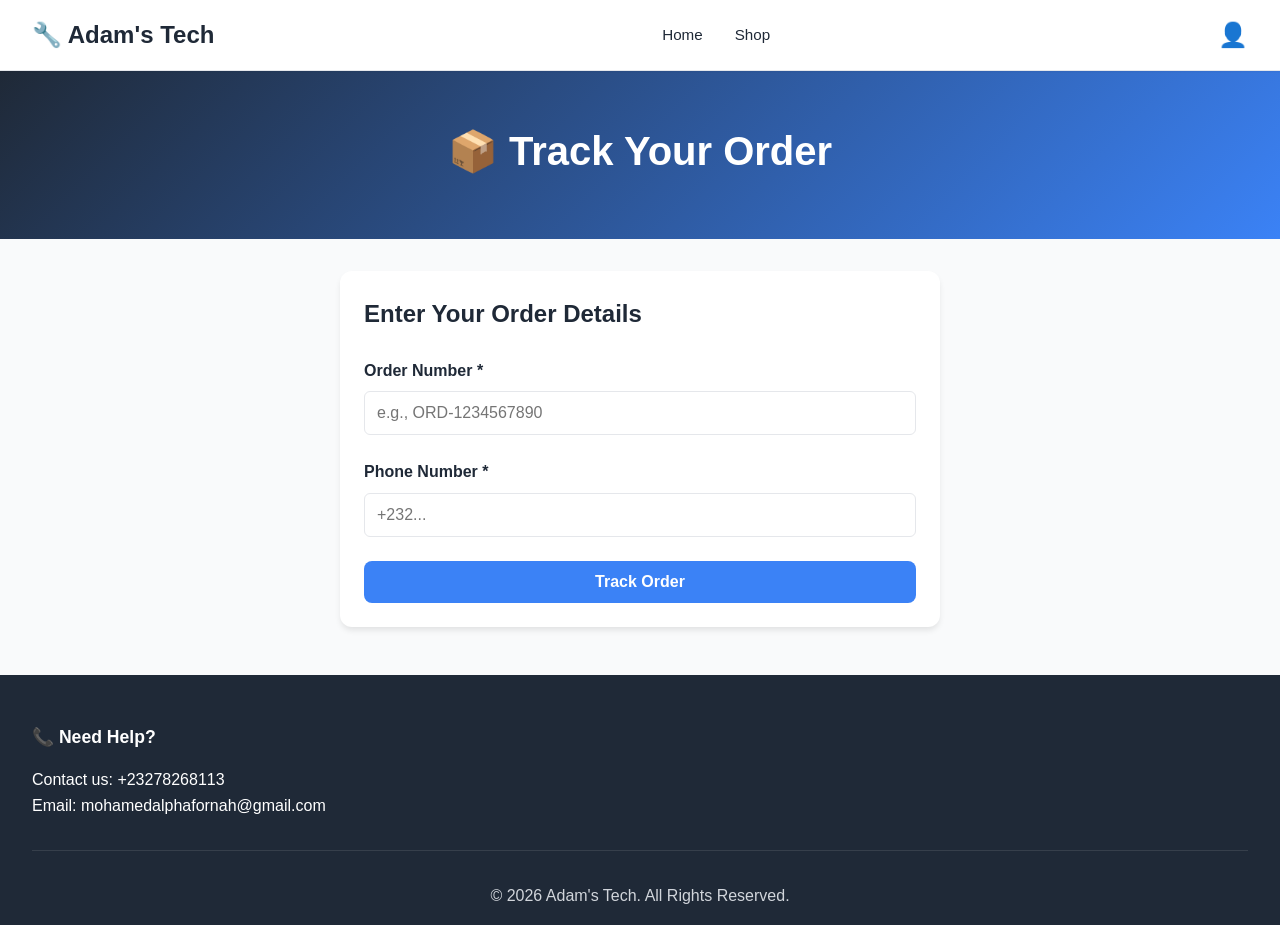
<file: pages/order-tracking.html>
<!doctype html>
<html lang="en">
  <head>
    <meta charset="UTF-8" />
    <meta name="viewport" content="width=device-width, initial-scale=1.0" />
    <title>Order Tracking - Adam's Tech</title>
    <link rel="stylesheet" href="../css/styles.css" />
  </head>
  <body>
    <!-- HEADER -->
    <header class="header">
      <div class="header-main">
        <a href="/" class="logo">🔧 Adam's Tech</a>
        <nav class="nav-main">
          <a href="/">Home</a>
          <a href="shop.html">Shop</a>
        </nav>
        <ul class="header-icons">
          <li><a href="account.html" class="icon-btn">👤</a></li>
        </ul>
      </div>
    </header>

    <!-- PAGE HEADER -->
    <div class="page-header">
      <h1>📦 Track Your Order</h1>
    </div>

    <!-- MAIN CONTENT -->
    <main class="container" style="margin-bottom: 3rem">
      <div style="max-width: 600px; margin: 2rem auto">
        <!-- SEARCH FORM -->
        <div class="filters-panel">
          <h2 style="margin-bottom: 1.5rem">Enter Your Order Details</h2>
          <div class="form-group">
            <label>Order Number *</label>
            <input
              type="text"
              id="orderNumber"
              placeholder="e.g., ORD-1234567890"
            />
          </div>
          <div class="form-group">
            <label>Phone Number *</label>
            <input type="tel" id="phoneNumber" placeholder="+232..." />
          </div>
          <button
            class="btn btn-primary"
            onclick="searchOrder()"
            style="width: 100%"
          >
            Track Order
          </button>
        </div>

        <!-- ORDER TRACKING RESULT -->
        <div id="trackingResult" style="margin-top: 2rem; display: none">
          <div class="filters-panel">
            <h2 style="margin-bottom: 1.5rem">📍 Order Status</h2>

            <!-- STATUS TIMELINE -->
            <div style="position: relative; padding: 1rem 0">
              <div id="statusTimeline"></div>
            </div>

            <!-- ORDER DETAILS -->
            <div
              style="
                background: #f3f4f6;
                padding: 1rem;
                border-radius: 8px;
                margin-top: 1.5rem;
              "
            >
              <p style="margin: 0.5rem 0">
                <strong>Order Number:</strong>
                <span id="trackOrderNumber"></span>
              </p>
              <p style="margin: 0.5rem 0">
                <strong>Order Date:</strong> <span id="trackOrderDate"></span>
              </p>
              <p style="margin: 0.5rem 0">
                <strong>Delivery Method:</strong>
                <span id="trackDeliveryMethod"></span>
              </p>
              <p style="margin: 0.5rem 0">
                <strong>Estimated Delivery:</strong>
                <span id="trackEstimatedDelivery"></span>
              </p>
            </div>

            <!-- ITEMS -->
            <div style="margin-top: 1.5rem">
              <h3 style="margin-bottom: 1rem">Items in Order</h3>
              <div id="trackItems"></div>
            </div>

            <!-- TOTAL -->
            <div
              style="
                background: white;
                border-top: 1px solid #e5e7eb;
                padding-top: 1rem;
                margin-top: 1rem;
              "
            >
              <div
                style="
                  display: flex;
                  justify-content: space-between;
                  font-weight: 700;
                  font-size: 1.1rem;
                  color: #3b82f6;
                "
              >
                <span>Order Total:</span>
                <span id="trackTotal">Le 0</span>
              </div>
            </div>
          </div>
        </div>

        <!-- NO RESULT -->
        <div id="noResult" style="margin-top: 2rem; display: none">
          <div
            class="filters-panel"
            style="background: #fee2e2; border: 1px solid #fca5a5"
          >
            <p style="color: #7f1d1d"><strong>⚠️ Order Not Found</strong></p>
            <p style="color: #7f1d1d">
              Please check your order number and phone number. If you recently
              placed an order, it may take a few minutes to appear in the
              system.
            </p>
          </div>
        </div>
      </div>
    </main>

    <!-- FOOTER -->
    <footer class="footer">
      <div class="footer-content">
        <div class="footer-section">
          <h3>📞 Need Help?</h3>
          <p>Contact us: +23278268113</p>
          <p>Email: mohamedalphafornah@gmail.com</p>
        </div>
      </div>
      <div class="footer-bottom">
        <p>&copy; 2026 Adam's Tech. All Rights Reserved.</p>
      </div>
    </footer>

    <script src="../js/products.js"></script>
    <script src="../js/main.js"></script>
    <script>
      const statuses = [
        "Order Placed",
        "Confirmed",
        "Processing",
        "Shipped",
        "Out for Delivery",
        "Delivered",
      ];
      const statusEmojis = ["📋", "✅", "⚙️", "🚚", "📍", "✓"];

      function searchOrder() {
        const orderNumber = document.getElementById("orderNumber").value.trim();
        const phoneNumber = document.getElementById("phoneNumber").value.trim();

        if (!orderNumber || !phoneNumber) {
          alert("Please enter both order number and phone number");
          return;
        }

        const orders = StorageManager.getOrders();
        const order = orders.find(
          (o) =>
            o.orderNumber === orderNumber && o.customer.phone === phoneNumber,
        );

        if (order) {
          displayOrderTracking(order);
        } else {
          document.getElementById("noResult").style.display = "block";
          document.getElementById("trackingResult").style.display = "none";
        }
      }

      function displayOrderTracking(order) {
        document.getElementById("noResult").style.display = "none";
        document.getElementById("trackingResult").style.display = "block";

        // Status timeline
        let currentStatusIndex = Math.min(Math.floor(Math.random() * 6), 5);
        let timelineHTML = "";

        statuses.forEach((status, index) => {
          const isCompleted = index <= currentStatusIndex;
          const isActive = index === currentStatusIndex;
          timelineHTML += `
          <div style="display: flex; align-items: center; margin-bottom: 1.5rem;">
            <div style="display: flex; align-items: center; justify-content: center; width: 40px; height: 40px; border-radius: 50%; background: ${isCompleted ? "#10b981" : "#e5e7eb"}; color: ${isCompleted ? "white" : "#6b7280"}; font-size: 1.2rem; margin-right: 1rem; flex-shrink: 0;">
              ${statusEmojis[index]}
            </div>
            <div>
              <p style="margin: 0; font-weight: ${isActive ? "700" : "600"}; color: ${isActive ? "#3b82f6" : "#1f2937"};">${status}</p>
              ${isCompleted ? '<p style="margin: 0.25rem 0 0; color: #6b7280; font-size: 0.85rem;">✓ Completed</p>' : '<p style="margin: 0.25rem 0 0; color: #6b7280; font-size: 0.85rem;">Pending</p>'}
            </div>
            ${index < statuses.length - 1 ? '<div style="position: absolute; left: 19px; top: 40px; width: 2px; height: 40px; background: ' + (isCompleted ? "#10b981" : "#e5e7eb") + ';"></div>' : ""}
          </div>
        `;
        });
        document.getElementById("statusTimeline").innerHTML = timelineHTML;

        // Order details
        document.getElementById("trackOrderNumber").textContent =
          order.orderNumber;
        document.getElementById("trackOrderDate").textContent = new Date(
          order.date,
        ).toLocaleDateString();
        document.getElementById("trackDeliveryMethod").textContent =
          order.delivery.method === "home" ? "Home Delivery" : "Store Pickup";
        document.getElementById("trackEstimatedDelivery").textContent =
          new Date(order.estimatedDelivery).toLocaleDateString();

        // Items
        let itemsHTML = "";
        order.items.forEach((item) => {
          itemsHTML += `
          <div style="display: grid; grid-template-columns: 80px 1fr; gap: 1rem; padding: 1rem 0; border-bottom: 1px solid #e5e7eb;">
            <img src="${item.image}" style="width: 80px; height: 80px; object-fit: cover; border-radius: 6px;">
            <div>
              <p style="margin: 0; font-weight: 600;">${item.name}</p>
              <p style="margin: 0.25rem 0 0; color: #6b7280; font-size: 0.9rem;">Quantity: ${item.quantity}</p>
              <p style="margin: 0.25rem 0 0; color: #3b82f6; font-weight: 600;">Le ${(item.price * item.quantity).toLocaleString()}</p>
            </div>
          </div>
        `;
        });
        document.getElementById("trackItems").innerHTML = itemsHTML;

        // Total
        document.getElementById("trackTotal").textContent =
          "Le " + order.total.toLocaleString();
      }

      // Auto-track if order number in URL
      document.addEventListener("DOMContentLoaded", () => {
        const params = new URLSearchParams(window.location.search);
        if (params.has("order")) {
          document.getElementById("orderNumber").value = params.get("order");
        }
      });
    </script>
  </body>
</html>
</file>
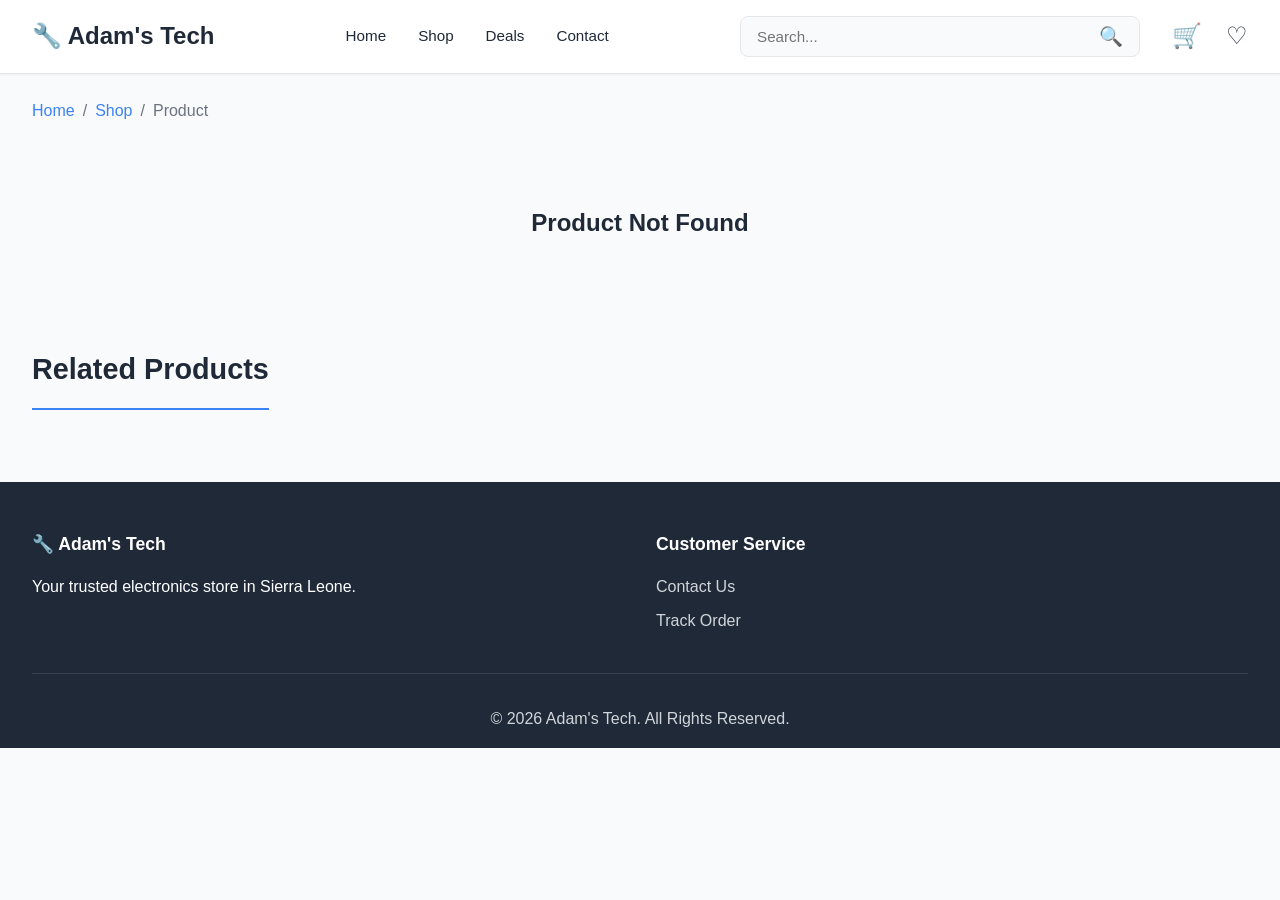
<file: pages/product-detail.html>
<!doctype html>
<html lang="en">
  <head>
    <meta charset="UTF-8" />
    <meta name="viewport" content="width=device-width, initial-scale=1.0" />
    <title>Product Details - Adam's Tech</title>
    <link rel="stylesheet" href="../css/styles.css" />
  </head>
  <body>
    <!-- HEADER -->
    <header class="header">
      <div class="header-main">
        <a href="/" class="logo">🔧 Adam's Tech</a>
        <button class="mobile-menu-toggle">☰</button>
        <nav class="nav-main">
          <a href="/">Home</a>
          <a href="shop.html">Shop</a>
          <a href="deals.html">Deals</a>
          <a href="contact.html">Contact</a>
        </nav>
        <div class="search-bar">
          <input type="text" placeholder="Search..." id="searchInput" />
          <button
            onclick="handleSearch(document.getElementById('searchInput').value)"
          >
            🔍
          </button>
        </div>
        <ul class="header-icons">
          <li>
            <a href="cart.html" class="icon-btn"
              >🛒 <span class="badge-count cart-badge"></span
            ></a>
          </li>
          <li>
            <a href="#" class="icon-btn"
              >♡ <span class="badge-count wishlist-badge"></span
            ></a>
          </li>
        </ul>
      </div>
    </header>

    <!-- BREADCRUMB -->
    <div class="container" style="margin: 1.5rem 0">
      <div class="breadcrumb">
        <a href="/">Home</a>
        <span>/</span>
        <a href="shop.html">Shop</a>
        <span>/</span>
        <span id="breadcrumbCategory">Product</span>
      </div>
    </div>

    <!-- PRODUCT DETAILS -->
    <main class="container" style="margin-bottom: 3rem">
      <div
        style="
          display: grid;
          grid-template-columns: 1fr 1fr;
          gap: 2rem;
          margin: 2rem 0;
        "
        id="productContainer"
      >
        <!-- Will be populated by JavaScript -->
      </div>

      <!-- RELATED PRODUCTS -->
      <section class="section" style="margin-top: 3rem">
        <h2 class="section-title">Related Products</h2>
        <div class="product-grid" id="relatedProducts"></div>
      </section>
    </main>

    <!-- FOOTER -->
    <footer class="footer">
      <div class="footer-content">
        <div class="footer-section">
          <h3>🔧 Adam's Tech</h3>
          <p>Your trusted electronics store in Sierra Leone.</p>
        </div>
        <div class="footer-section">
          <h3>Customer Service</h3>
          <ul>
            <li><a href="contact.html">Contact Us</a></li>
            <li><a href="order-tracking.html">Track Order</a></li>
          </ul>
        </div>
      </div>
      <div class="footer-bottom">
        <p>&copy; 2026 Adam's Tech. All Rights Reserved.</p>
      </div>
    </footer>

    <script src="../js/products.js"></script>
    <script src="../js/main.js"></script>
    <script>
      let currentProduct = null;

      function getProductIdFromURL() {
        const params = new URLSearchParams(window.location.search);
        return parseInt(params.get("id"));
      }

      function loadProductDetails() {
        const productId = getProductIdFromURL();
        currentProduct = products.find((p) => p.id === productId);

        if (!currentProduct) {
          document.getElementById("productContainer").innerHTML =
            '<div class="empty-state" style="grid-column: 1/-1;"><h2>Product Not Found</h2></div>';
          return;
        }

        const discount = currentProduct.originalPrice
          ? Math.round(
              ((currentProduct.originalPrice - currentProduct.price) /
                currentProduct.originalPrice) *
                100,
            )
          : 0;
        const stockClass =
          currentProduct.stock > 20
            ? "In Stock"
            : currentProduct.stock > 0
              ? "Low Stock"
              : "Out of Stock";
        const isInWishlist = wishlistManager.isInWishlist(productId);

        const productHTML = `
        <div>
          <!-- Product Images -->
          <div style="background: #f3f4f6; border-radius: 12px; padding: 1rem; margin-bottom: 1rem;">
            <img src="${currentProduct.image}" alt="${currentProduct.name}" style="width: 100%; border-radius: 8px;">
          </div>
          <div style="display: grid; grid-template-columns: repeat(4, 1fr); gap: 0.5rem;">
            <div style="background: #f3f4f6; border-radius: 8px; padding: 0.5rem; cursor: pointer;"><img src="${currentProduct.image}" style="width: 100%; border-radius: 4px;"></div>
            <div style="background: #f3f4f6; border-radius: 8px; padding: 0.5rem; cursor: pointer;"><img src="${currentProduct.image}" style="width: 100%; border-radius: 4px;"></div>
            <div style="background: #f3f4f6; border-radius: 8px; padding: 0.5rem; cursor: pointer;"><img src="${currentProduct.image}" style="width: 100%; border-radius: 4px;"></div>
            <div style="background: #f3f4f6; border-radius: 8px; padding: 0.5rem; cursor: pointer;"><img src="${currentProduct.image}" style="width: 100%; border-radius: 4px;"></div>
          </div>
        </div>

        <div>
          <!-- Product Info -->
          <h1 style="font-size: 1.8rem; margin-bottom: 0.5rem;">${currentProduct.name}</h1>
          
          ${currentProduct.badge ? `<span class="badge badge-${currentProduct.badge.toLowerCase()}">${currentProduct.badge}</span>` : ""}
          
          <div class="product-rating" style="margin: 1rem 0;">
            <span class="stars" style="font-size: 1.2rem;">${"★".repeat(Math.floor(currentProduct.rating))}${"☆".repeat(5 - Math.floor(currentProduct.rating))}</span>
            <span style="margin-left: 0.5rem;">${currentProduct.rating} (${currentProduct.reviews} reviews)</span>
          </div>

          <div style="font-size: 1.3rem; margin: 1.5rem 0; display: flex; gap: 1rem; align-items: center;">
            <span style="color: #3b82f6; font-weight: 700;">Le ${currentProduct.price.toLocaleString()}</span>
            ${currentProduct.originalPrice ? `<span style="color: #6b7280; text-decoration: line-through;">Le ${currentProduct.originalPrice.toLocaleString()}</span>` : ""}
            ${discount > 0 ? `<span style="background: #ef4444; color: white; padding: 0.25rem 0.75rem; border-radius: 4px; font-size: 0.85rem;">Save ${discount}%</span>` : ""}
          </div>

          <div style="background: #f3f4f6; padding: 1rem; border-radius: 8px; margin-bottom: 1.5rem;">
            <p><strong>Availability:</strong> <span class="${currentProduct.stock > 0 ? "stock-status in-stock" : "stock-status out-of-stock"}">${stockClass}</span></p>
            <p><strong>Stock Available:</strong> ${currentProduct.stock} units</p>
          </div>

          <div class="form-group">
            <label><strong>Quantity:</strong></label>
            <div style="display: flex; gap: 1rem; align-items: center;">
              <button onclick="decreaseQty()" style="width: 40px; height: 40px; border: 1px solid #e5e7eb; background: white; border-radius: 6px; cursor: pointer;">−</button>
              <input type="number" id="quantityInput" value="1" min="1" max="${currentProduct.stock}" style="width: 80px; text-align: center; border: 1px solid #e5e7eb; padding: 0.5rem; border-radius: 6px;">
              <button onclick="increaseQty()" style="width: 40px; height: 40px; border: 1px solid #e5e7eb; background: white; border-radius: 6px; cursor: pointer;">+</button>
            </div>
          </div>

          <div style="display: grid; grid-template-columns: 1fr auto; gap: 1rem; margin: 1.5rem 0;">
            <button class="btn btn-primary" onclick="addToCartFromDetail()" style="padding: 1rem; font-size: 1.1rem;">
              🛒 Add to Cart
            </button>
            <button class="btn-wishlist" onclick="toggleWishlistDetail()" style="width: 50px; height: 50px; ${isInWishlist ? "background: #ef4444; color: white; border-color: #ef4444;" : ""}">
              ${isInWishlist ? "❤️" : "♡"}
            </button>
          </div>

          <button class="btn btn-secondary" style="width: 100%; padding: 1rem;" onclick="buyNow()">Buy Now</button>

          <!-- Product Specs -->
          <div style="margin-top: 2rem; border-top: 1px solid #e5e7eb; padding-top: 1.5rem;">
            <h3 style="margin-bottom: 1rem;">📋 Specifications</h3>
            <div id="specsContainer"></div>
          </div>

          <!-- Description -->
          <div style="margin-top: 1.5rem; border-top: 1px solid #e5e7eb; padding-top: 1.5rem;">
            <h3 style="margin-bottom: 1rem;">📝 Description</h3>
            <p>${currentProduct.description}</p>
          </div>
        </div>
      `;

        document.getElementById("productContainer").innerHTML = productHTML;

        // Display specs
        if (currentProduct.specs) {
          const specsHTML = Object.entries(currentProduct.specs)
            .map(
              ([key, value]) =>
                `<p><strong>${key.charAt(0).toUpperCase() + key.slice(1)}:</strong> ${value}</p>`,
            )
            .join("");
          document.getElementById("specsContainer").innerHTML = specsHTML;
        }

        // Update breadcrumb
        document.getElementById("breadcrumbCategory").textContent =
          currentProduct.category;

        // Display related products
        const related = products
          .filter(
            (p) =>
              p.category === currentProduct.category &&
              p.id !== currentProduct.id,
          )
          .slice(0, 8);
        displayProducts(related, "relatedProducts");
      }

      function decreaseQty() {
        const input = document.getElementById("quantityInput");
        input.value = Math.max(1, parseInt(input.value) - 1);
      }

      function increaseQty() {
        const input = document.getElementById("quantityInput");
        input.value = Math.min(currentProduct.stock, parseInt(input.value) + 1);
      }

      function addToCartFromDetail() {
        const quantity = parseInt(
          document.getElementById("quantityInput").value,
        );
        cartManager.addToCart(currentProduct, quantity);
      }

      function buyNow() {
        addToCartFromDetail();
        window.location.href = "checkout.html";
      }

      function toggleWishlistDetail() {
        const btn = event.target.closest(".btn-wishlist");
        const isAdded = wishlistManager.toggleWishlist(currentProduct);
        btn.textContent = isAdded ? "❤️" : "♡";
        btn.classList.toggle("active");
      }

      document.addEventListener("DOMContentLoaded", () => {
        loadProductDetails();
        cartManager.updateBadge();
        wishlistManager.updateBadge();
      });
    </script>
  </body>
</html>
</file>
<file: css/styles.css>
/* ===== ADAM'S TECH - MAIN STYLESHEET ===== */
:root {
  --primary-color: #1f2937;
  --secondary-color: #3b82f6;
  --accent-color: #f59e0b;
  --success-color: #10b981;
  --danger-color: #ef4444;
  --light-bg: #f9fafb;
  --white: #ffffff;
  --text-dark: #1f2937;
  --text-light: #6b7280;
  --border-color: #e5e7eb;
  --shadow-sm: 0 1px 2px 0 rgba(0, 0, 0, 0.05);
  --shadow-md: 0 4px 6px -1px rgba(0, 0, 0, 0.1);
  --shadow-lg: 0 10px 15px -3px rgba(0, 0, 0, 0.1);
}

* {
  margin: 0;
  padding: 0;
  box-sizing: border-box;
}

html {
  scroll-behavior: smooth;
}

body {
  font-family: -apple-system, BlinkMacSystemFont, "Segoe UI", Roboto, "Helvetica Neue", Arial, sans-serif;
  color: var(--text-dark);
  background-color: var(--light-bg);
  line-height: 1.6;
}

/* ===== HEADER & NAVIGATION ===== */
.header {
  background: var(--white);
  border-bottom: 1px solid var(--border-color);
  position: sticky;
  top: 0;
  z-index: 1000;
  box-shadow: var(--shadow-sm);
}

.header-top {
  background: var(--primary-color);
  color: var(--white);
  padding: 0.5rem 0;
  font-size: 0.875rem;
  text-align: center;
}

.header-main {
  display: flex;
  align-items: center;
  justify-content: space-between;
  padding: 1rem 2rem;
  gap: 2rem;
  max-width: 1400px;
  margin: 0 auto;
}

.logo {
  font-size: 1.5rem;
  font-weight: 700;
  color: var(--primary-color);
  display: flex;
  align-items: center;
  gap: 0.5rem;
  text-decoration: none;
}

.logo:hover {
  color: var(--secondary-color);
}

.nav-main {
  display: flex;
  gap: 2rem;
  list-style: none;
  flex: 1;
  justify-content: center;
}

.nav-main a {
  color: var(--text-dark);
  text-decoration: none;
  font-size: 0.95rem;
  font-weight: 500;
  transition: color 0.3s ease;
  position: relative;
}

.nav-main a:hover {
  color: var(--secondary-color);
}

.nav-main a::after {
  content: '';
  position: absolute;
  bottom: -5px;
  left: 0;
  width: 0;
  height: 2px;
  background: var(--secondary-color);
  transition: width 0.3s ease;
}

.nav-main a:hover::after {
  width: 100%;
}

.search-bar {
  flex: 1;
  max-width: 400px;
  display: flex;
  align-items: center;
  background: var(--light-bg);
  border: 1px solid var(--border-color);
  border-radius: 8px;
  padding: 0.5rem 1rem;
  transition: border-color 0.3s ease;
}

.search-bar:focus-within {
  border-color: var(--secondary-color);
  box-shadow: 0 0 0 3px rgba(59, 130, 246, 0.1);
}

.search-bar input {
  border: none;
  background: none;
  flex: 1;
  outline: none;
  font-size: 0.95rem;
}

.search-bar button {
  background: none;
  border: none;
  color: var(--secondary-color);
  cursor: pointer;
  font-size: 1.2rem;
}

.header-icons {
  display: flex;
  gap: 1.5rem;
  align-items: center;
  list-style: none;
}

.icon-btn {
  position: relative;
  cursor: pointer;
  font-size: 1.5rem;
  color: var(--text-dark);
  background: none;
  border: none;
  transition: color 0.3s ease;
  text-decoration: none;
  display: flex;
  align-items: center;
  gap: 0.5rem;
}

.icon-btn:hover {
  color: var(--secondary-color);
}

.badge-count {
  position: absolute;
  top: -8px;
  right: -8px;
  background: var(--danger-color);
  color: white;
  border-radius: 50%;
  width: 20px;
  height: 20px;
  display: flex;
  align-items: center;
  justify-content: center;
  font-size: 0.75rem;
  font-weight: 700;
}

/* Mobile Navigation Toggle */
.mobile-menu-toggle {
  display: none;
  background: none;
  border: none;
  font-size: 1.5rem;
  cursor: pointer;
}

/* ===== HERO SECTION ===== */
.hero {
  background: linear-gradient(135deg, var(--primary-color) 0%, var(--secondary-color) 100%);
  color: var(--white);
  padding: 4rem 2rem;
  text-align: center;
  margin-bottom: 3rem;
}

.hero-content {
  max-width: 800px;
  margin: 0 auto;
}

.hero-title {
  font-size: 3rem;
  font-weight: 700;
  margin-bottom: 1rem;
  line-height: 1.2;
}

.hero-subtitle {
  font-size: 1.2rem;
  margin-bottom: 2rem;
  opacity: 0.95;
}

.btn-group {
  display: flex;
  gap: 1rem;
  justify-content: center;
  flex-wrap: wrap;
}

.btn {
  padding: 0.75rem 2rem;
  border-radius: 8px;
  border: none;
  font-size: 1rem;
  font-weight: 600;
  cursor: pointer;
  transition: all 0.3s ease;
  text-decoration: none;
  display: inline-block;
  white-space: nowrap;
}

.btn-primary {
  background: var(--secondary-color);
  color: white;
}

.btn-primary:hover {
  background: #2563eb;
  transform: translateY(-2px);
  box-shadow: var(--shadow-lg);
}

.btn-secondary {
  background: var(--accent-color);
  color: white;
}

.btn-secondary:hover {
  background: #d97706;
  transform: translateY(-2px);
  box-shadow: var(--shadow-lg);
}

.btn-outline {
  background: transparent;
  color: white;
  border: 2px solid white;
}

.btn-outline:hover {
  background: white;
  color: var(--primary-color);
}

/* ===== PRODUCT CARDS ===== */
.product-grid {
  display: grid;
  grid-template-columns: repeat(auto-fill, minmax(240px, 1fr));
  gap: 1.5rem;
  margin-bottom: 3rem;
}

.product-card {
  background: var(--white);
  border-radius: 12px;
  overflow: hidden;
  box-shadow: var(--shadow-md);
  transition: all 0.3s ease;
  cursor: pointer;
  display: flex;
  flex-direction: column;
}

.product-card:hover {
  transform: translateY(-5px);
  box-shadow: var(--shadow-lg);
}

.product-image {
  position: relative;
  height: 200px;
  background: var(--light-bg);
  overflow: hidden;
}

.product-image img {
  width: 100%;
  height: 100%;
  object-fit: cover;
  transition: transform 0.3s ease;
}

.product-card:hover .product-image img {
  transform: scale(1.05);
}

.badge {
  position: absolute;
  top: 10px;
  right: 10px;
  background: var(--danger-color);
  color: white;
  padding: 0.25rem 0.75rem;
  border-radius: 4px;
  font-size: 0.75rem;
  font-weight: 700;
  text-transform: uppercase;
}

.badge.badge-new {
  background: #0ea5e9;
}

.badge.badge-sale {
  background: var(--danger-color);
}

.badge.badge-bestseller {
  background: var(--success-color);
}

.badge.badge-hot {
  background: #f97316;
}

.product-info {
  padding: 1.25rem;
  display: flex;
  flex-direction: column;
  flex-grow: 1;
}

.product-name {
  font-size: 1rem;
  font-weight: 600;
  margin-bottom: 0.5rem;
  color: var(--text-dark);
  line-height: 1.3;
}

.product-description {
  font-size: 0.85rem;
  color: var(--text-light);
  margin-bottom: 0.75rem;
}

.product-rating {
  display: flex;
  align-items: center;
  gap: 0.5rem;
  margin-bottom: 0.75rem;
  font-size: 0.85rem;
}

.stars {
  color: #fbbf24;
}

.review-count {
  color: var(--text-light);
  font-size: 0.85rem;
}

.product-price {
  display: flex;
  gap: 0.5rem;
  align-items: center;
  margin-bottom: 1rem;
  font-weight: 700;
}

.current-price {
  color: var(--secondary-color);
  font-size: 1.25rem;
}

.original-price {
  color: var(--text-light);
  text-decoration: line-through;
  font-size: 0.9rem;
}

.discount-percent {
  background: var(--danger-color);
  color: white;
  padding: 0.25rem 0.5rem;
  border-radius: 4px;
  font-size: 0.75rem;
}

.stock-status {
  font-size: 0.85rem;
  margin-bottom: 1rem;
  font-weight: 500;
}

.stock-status.in-stock {
  color: var(--success-color);
}

.stock-status.low-stock {
  color: var(--accent-color);
}

.stock-status.out-of-stock {
  color: var(--danger-color);
}

.product-actions {
  display: flex;
  gap: 0.5rem;
  margin-top: auto;
}

.btn-add-cart {
  flex: 1;
  padding: 0.5rem;
  background: var(--secondary-color);
  color: white;
  border: none;
  border-radius: 6px;
  cursor: pointer;
  font-weight: 600;
  transition: all 0.3s ease;
  font-size: 0.9rem;
}

.btn-add-cart:hover {
  background: #2563eb;
}

.btn-wishlist {
  width: 40px;
  height: 40px;
  border: 1px solid var(--border-color);
  background: var(--white);
  border-radius: 6px;
  cursor: pointer;
  display: flex;
  align-items: center;
  justify-content: center;
  font-size: 1.2rem;
  transition: all 0.3s ease;
}

.btn-wishlist:hover {
  border-color: var(--danger-color);
  color: var(--danger-color);
}

.btn-wishlist.active {
  background: var(--danger-color);
  color: white;
  border-color: var(--danger-color);
}

/* ===== CATEGORY CARDS ===== */
.category-grid {
  display: grid;
  grid-template-columns: repeat(auto-fit, minmax(150px, 1fr));
  gap: 1.5rem;
  margin-bottom: 3rem;
}

.category-card {
  background: var(--white);
  border-radius: 12px;
  padding: 2rem 1rem;
  text-align: center;
  cursor: pointer;
  transition: all 0.3s ease;
  box-shadow: var(--shadow-md);
  text-decoration: none;
  color: var(--text-dark);
}

.category-card:hover {
  transform: translateY(-5px);
  box-shadow: var(--shadow-lg);
  background: var(--secondary-color);
  color: white;
}

.category-icon {
  font-size: 2.5rem;
  margin-bottom: 1rem;
}

.category-name {
  font-size: 1rem;
  font-weight: 600;
}

/* ===== SECTIONS ===== */
.container {
  max-width: 1400px;
  margin: 0 auto;
  padding: 0 2rem;
}

.section {
  margin-bottom: 3rem;
}

.section-title {
  font-size: 1.8rem;
  font-weight: 700;
  margin-bottom: 1.5rem;
  padding-bottom: 1rem;
  border-bottom: 2px solid var(--secondary-color);
  display: inline-block;
}

/* ===== FOOTER ===== */
.footer {
  background: var(--primary-color);
  color: var(--white);
  padding: 3rem 2rem 1rem;
  margin-top: 3rem;
}

.footer-content {
  max-width: 1400px;
  margin: 0 auto;
  display: grid;
  grid-template-columns: repeat(auto-fit, minmax(250px, 1fr));
  gap: 2rem;
  margin-bottom: 2rem;
}

.footer-section h3 {
  margin-bottom: 1rem;
  font-size: 1.1rem;
}

.footer-section ul {
  list-style: none;
}

.footer-section ul li {
  margin-bottom: 0.5rem;
}

.footer-section a {
  color: #d1d5db;
  text-decoration: none;
  transition: color 0.3s ease;
}

.footer-section a:hover {
  color: var(--secondary-color);
}

.social-links {
  display: flex;
  gap: 1rem;
  margin-top: 1rem;
}

.social-links a {
  width: 40px;
  height: 40px;
  border-radius: 50%;
  background: rgba(255, 255, 255, 0.1);
  display: flex;
  align-items: center;
  justify-content: center;
  font-size: 1.2rem;
  transition: all 0.3s ease;
}

.social-links a:hover {
  background: var(--secondary-color);
  transform: translateY(-2px);
}

.footer-bottom {
  border-top: 1px solid rgba(255, 255, 255, 0.1);
  padding-top: 2rem;
  text-align: center;
  color: #d1d5db;
}

/* ===== FORMS ===== */
.form-group {
  margin-bottom: 1.5rem;
}

.form-group label {
  display: block;
  margin-bottom: 0.5rem;
  font-weight: 600;
  color: var(--text-dark);
}

.form-group input,
.form-group select,
.form-group textarea {
  width: 100%;
  padding: 0.75rem;
  border: 1px solid var(--border-color);
  border-radius: 6px;
  font-family: inherit;
  font-size: 1rem;
  transition: border-color 0.3s ease;
}

.form-group input:focus,
.form-group select:focus,
.form-group textarea:focus {
  outline: none;
  border-color: var(--secondary-color);
  box-shadow: 0 0 0 3px rgba(59, 130, 246, 0.1);
}

/* ===== CART ===== */
.cart-container {
  display: grid;
  grid-template-columns: 2fr 1fr;
  gap: 2rem;
  margin-bottom: 3rem;
}

.cart-items {
  background: var(--white);
  border-radius: 12px;
  padding: 1.5rem;
  box-shadow: var(--shadow-md);
}

.cart-item {
  display: grid;
  grid-template-columns: 100px 1fr auto;
  gap: 1.5rem;
  padding: 1.5rem;
  border-bottom: 1px solid var(--border-color);
  align-items: center;
}

.cart-item:last-child {
  border-bottom: none;
}

.cart-item-image {
  width: 100px;
  height: 100px;
  border-radius: 8px;
  overflow: hidden;
  background: var(--light-bg);
}

.cart-item-image img {
  width: 100%;
  height: 100%;
  object-fit: cover;
}

.cart-item-details h3 {
  margin-bottom: 0.25rem;
}

.cart-item-details p {
  color: var(--text-light);
  font-size: 0.9rem;
}

.cart-item-price {
  font-weight: 700;
  color: var(--secondary-color);
  margin-bottom: 0.5rem;
}

.quantity-control {
  display: flex;
  align-items: center;
  gap: 0.5rem;
  margin-bottom: 0.5rem;
}

.quantity-control button {
  width: 30px;
  height: 30px;
  border: 1px solid var(--border-color);
  background: var(--white);
  border-radius: 4px;
  cursor: pointer;
  transition: all 0.3s ease;
}

.quantity-control button:hover {
  border-color: var(--secondary-color);
  color: var(--secondary-color);
}

.quantity-control input {
  width: 50px;
  text-align: center;
  border: 1px solid var(--border-color);
  border-radius: 4px;
  padding: 0.25rem;
}

.cart-summary {
  background: var(--white);
  border-radius: 12px;
  padding: 1.5rem;
  box-shadow: var(--shadow-md);
  height: fit-content;
  position: sticky;
  top: 100px;
}

.summary-line {
  display: flex;
  justify-content: space-between;
  padding: 0.75rem 0;
  border-bottom: 1px solid var(--border-color);
}

.summary-line.total {
  font-size: 1.2rem;
  font-weight: 700;
  color: var(--secondary-color);
  border: none;
  padding: 1rem 0;
}

/* ===== RESPONSIVE DESIGN ===== */
@media (max-width: 1024px) {
  .header-main {
    padding: 1rem;
    gap: 1rem;
    flex-wrap: wrap;
  }

  .nav-main {
    display: none;
  }

  .mobile-menu-toggle {
    display: block;
  }

  .search-bar {
    order: -1;
    flex-basis: 100%;
  }

  .product-grid {
    grid-template-columns: repeat(auto-fill, minmax(200px, 1fr));
    gap: 1rem;
  }

  .hero-title {
    font-size: 2rem;
  }

  .cart-container {
    grid-template-columns: 1fr;
  }

  .cart-summary {
    position: static;
  }
}

@media (max-width: 768px) {
  .header-icons {
    gap: 1rem;
  }

  .logo {
    font-size: 1.2rem;
  }

  .product-grid {
    grid-template-columns: repeat(auto-fill, minmax(150px, 1fr));
  }

  .category-grid {
    grid-template-columns: repeat(3, 1fr);
  }

  .hero {
    padding: 2rem 1rem;
  }

  .hero-title {
    font-size: 1.5rem;
  }

  .hero-subtitle {
    font-size: 1rem;
  }

  .btn-group {
    flex-direction: column;
  }

  .section-title {
    font-size: 1.4rem;
  }

  .footer-content {
    grid-template-columns: 1fr;
  }

  .cart-item {
    grid-template-columns: 80px 1fr;
    gap: 1rem;
  }

  .cart-item-actions {
    grid-column: 1 / -1;
  }

  .nav-main.active {
    display: flex;
    position: fixed;
    left: 0;
    right: 0;
    top: 60px;
    background: var(--white);
    flex-direction: column;
    padding: 1rem;
    gap: 0;
    box-shadow: var(--shadow-md);
    z-index: 999;
  }

  .nav-main.active a {
    padding: 1rem;
    border-bottom: 1px solid var(--border-color);
  }
}

@media (max-width: 480px) {
  .product-grid {
    grid-template-columns: repeat(auto-fill, minmax(140px, 1fr));
    gap: 0.75rem;
  }

  .category-grid {
    grid-template-columns: repeat(2, 1fr);
  }

  .product-card {
    border-radius: 8px;
  }

  .product-info {
    padding: 0.75rem;
  }

  .container {
    padding: 0 1rem;
  }

  .header-main {
    padding: 0.75rem;
  }

  .hero-title {
    font-size: 1.2rem;
  }

  .section-title {
    font-size: 1.2rem;
  }

  .btn {
    padding: 0.6rem 1.5rem;
    font-size: 0.9rem;
  }
}

/* ===== ANIMATIONS ===== */
@keyframes fadeIn {
  from {
    opacity: 0;
    transform: translateY(10px);
  }
  to {
    opacity: 1;
    transform: translateY(0);
  }
}

@keyframes slideIn {
  from {
    opacity: 0;
    transform: translateX(-20px);
  }
  to {
    opacity: 1;
    transform: translateX(0);
  }
}

.fade-in {
  animation: fadeIn 0.3s ease-out;
}

.slide-in {
  animation: slideIn 0.3s ease-out;
}

/* ===== UTILITIES ===== */
.text-center {
  text-align: center;
}

.text-right {
  text-align: right;
}

.mt-1 {
  margin-top: 0.5rem;
}

.mt-2 {
  margin-top: 1rem;
}

.mt-3 {
  margin-top: 1.5rem;
}

.mb-1 {
  margin-bottom: 0.5rem;
}

.mb-2 {
  margin-bottom: 1rem;
}

.mb-3 {
  margin-bottom: 1.5rem;
}

.p-1 {
  padding: 0.5rem;
}

.p-2 {
  padding: 1rem;
}

.p-3 {
  padding: 1.5rem;
}

.hidden {
  display: none;
}

.loading {
  opacity: 0.6;
  pointer-events: none;
}

.alert {
  padding: 1rem;
  border-radius: 8px;
  margin-bottom: 1rem;
}

.alert-success {
  background: #d1fae5;
  color: #065f46;
  border: 1px solid #6ee7b7;
}

.alert-danger {
  background: #fee2e2;
  color: #7f1d1d;
  border: 1px solid #fca5a5;
}

.alert-info {
  background: #dbeafe;
  color: #0c2d6b;
  border: 1px solid #93c5fd;
}

/* ===== PAGE SPECIFIC ===== */
.page-header {
  background: linear-gradient(135deg, var(--primary-color) 0%, var(--secondary-color) 100%);
  color: white;
  padding: 3rem 2rem;
  text-align: center;
  margin-bottom: 2rem;
}

.page-header h1 {
  font-size: 2.5rem;
  margin-bottom: 0.5rem;
}

.breadcrumb {
  display: flex;
  gap: 0.5rem;
  align-items: center;
  margin-bottom: 1rem;
  flex-wrap: wrap;
}

.breadcrumb a {
  color: var(--secondary-color);
  text-decoration: none;
}

.breadcrumb a:hover {
  text-decoration: underline;
}

.breadcrumb span {
  color: var(--text-light);
}

/* Filter & Sort Panel */
.filters-panel {
  background: var(--white);
  border-radius: 12px;
  padding: 1.5rem;
  margin-bottom: 1.5rem;
  box-shadow: var(--shadow-md);
}

.filter-group {
  margin-bottom: 1.5rem;
}

.filter-group h4 {
  margin-bottom: 1rem;
  font-weight: 600;
}

.filter-checkbox {
  display: flex;
  align-items: center;
  gap: 0.5rem;
  margin-bottom: 0.5rem;
  cursor: pointer;
}

.filter-checkbox input {
  cursor: pointer;
}

.price-range {
  display: flex;
  gap: 0.5rem;
  align-items: center;
}

.price-range input {
  width: 100%;
  padding: 0.25rem;
  border: 1px solid var(--border-color);
  border-radius: 4px;
}

/* ===== LOADING & ERROR STATES ===== */
.spinner {
  display: inline-block;
  width: 20px;
  height: 20px;
  border: 3px solid rgba(59, 130, 246, 0.3);
  border-radius: 50%;
  border-top-color: var(--secondary-color);
  animation: spin 1s linear infinite;
}

@keyframes spin {
  to {
    transform: rotate(360deg);
  }
}

.empty-state {
  text-align: center;
  padding: 3rem 1rem;
}

.empty-state-icon {
  font-size: 3rem;
  margin-bottom: 1rem;
}

.empty-state h2 {
  margin-bottom: 0.5rem;
}

.empty-state p {
  color: var(--text-light);
}
</file>
